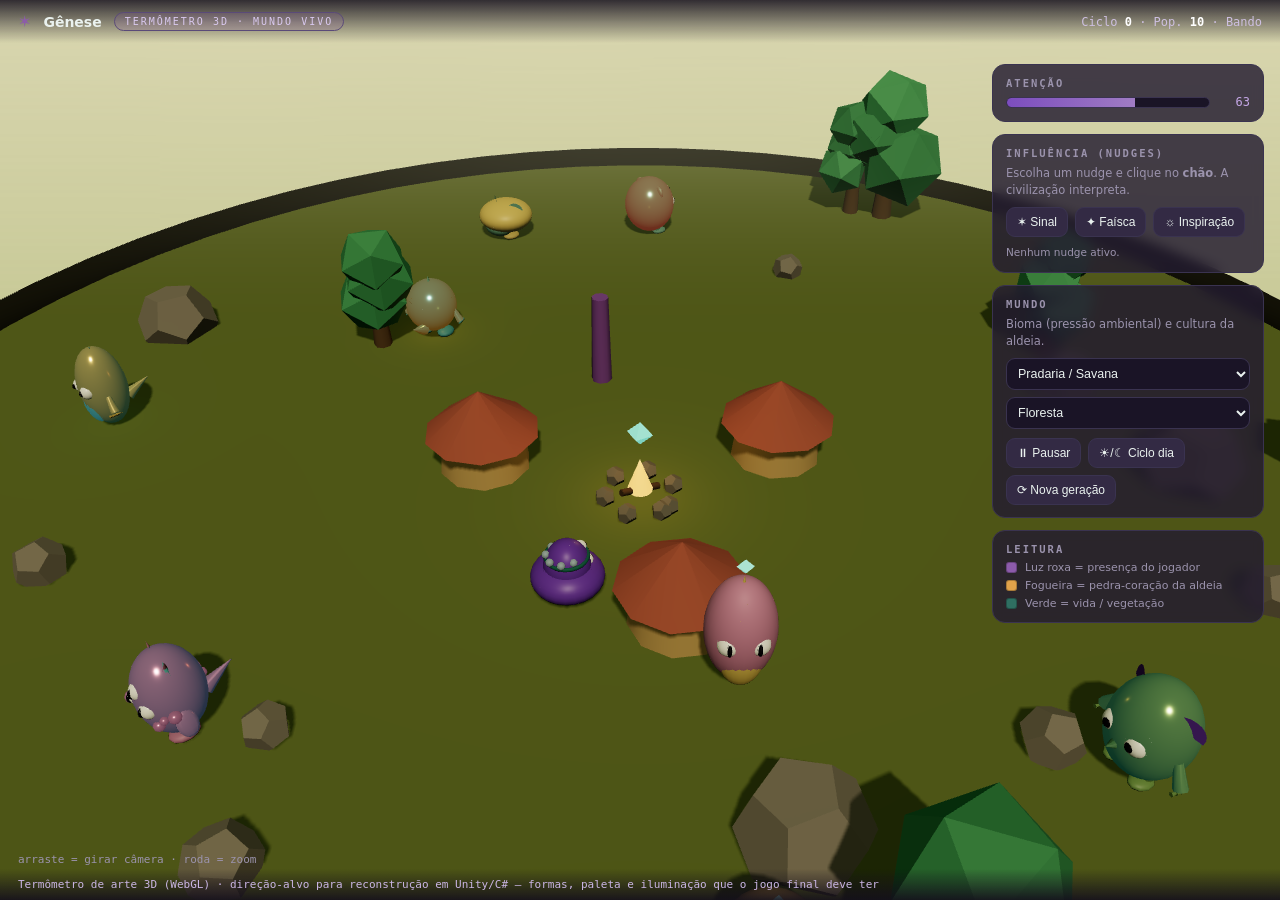
<file: demo3d/index.html>
<!DOCTYPE html>
<html lang="pt-BR">
<head>
<meta charset="utf-8">
<meta name="viewport" content="width=device-width, initial-scale=1">
<title>Gênese — Termômetro 3D (Mundo Vivo)</title>
<link rel="stylesheet" href="./css/styles.css">
</head>
<body>
  <div id="app"></div>
  <div id="loading">carregando o mundo 3D…</div>
  <script>
    /* captura de erro visível (útil ao abrir o arquivo direto) */
    function showErr(m){ var l=document.getElementById('loading'); if(l){l.style.color='#ff8080';l.style.whiteSpace='pre';l.textContent='ERRO:\n'+m;} }
    addEventListener('error',e=>showErr((e.message||e.error)+'\n'+(e.filename||'')+':'+(e.lineno||'')));
  </script>

  <!-- topo -->
  <div class="top">
    <span class="brand">✶</span>
    <h1>Gênese</h1>
    <span class="tag">termômetro 3D · mundo vivo</span>
    <div class="spacer"></div>
    <div class="ciclo">Ciclo <b id="cycle">0</b> · Pop. <b id="pop">10</b> · <span id="stageName">Bando</span></div>
  </div>

  <!-- painel lateral -->
  <div class="hud">
    <div class="card">
      <h3>Atenção</h3>
      <div class="at-wrap"><div class="atbar"><i id="atFill"></i></div><div class="atnum" id="atNum">62</div></div>
    </div>

    <div class="card">
      <h3>Influência (nudges)</h3>
      <p class="lead">Escolha um nudge e clique no <b>chão</b>. A civilização interpreta.</p>
      <div class="row">
        <button class="b" id="bSinal">✶ Sinal</button>
        <button class="b" id="bFaisca">✦ Faísca</button>
        <button class="b" id="bInsp">☼ Inspiração</button>
      </div>
      <div class="hint" id="modeHint">Nenhum nudge ativo.</div>
    </div>

    <div class="card">
      <h3>Mundo</h3>
      <p class="lead">Bioma (pressão ambiental) e cultura da aldeia.</p>
      <select class="sel" id="biomeSel"></select>
      <select class="sel" id="cultSel"></select>
      <div class="row" style="margin-top:9px">
        <button class="b" id="bPlay">⏸ Pausar</button>
        <button class="b" id="bDay">☀/☾ Ciclo dia</button>
        <button class="b" id="bRand">⟳ Nova geração</button>
      </div>
    </div>

    <div class="card">
      <h3>Leitura</h3>
      <div class="legend">
        <div><i style="background:#8C5BAA"></i> Luz roxa = presença do jogador</div>
        <div><i style="background:#E0A24A"></i> Fogueira = pedra-coração da aldeia</div>
        <div><i style="background:#2F6F62"></i> Verde = vida / vegetação</div>
      </div>
    </div>
  </div>

  <div class="controls-hint">arraste = girar câmera · roda = zoom</div>
  <div class="note" id="foot">Termômetro de arte 3D (WebGL) · direção-alvo para reconstrução em Unity/C# — formas, paleta e iluminação que o jogo final deve ter</div>

  <!-- Three.js (UMD, global THREE) -->
  <script src="./vendor/three.min.js"></script>
  <!-- Módulos do termômetro (ordem importa, como no projeto Claude Design) -->
  <script src="./js/00-tokens.js"></script>
  <script src="./js/10-creature.js"></script>
  <script src="./js/20-world.js"></script>
  <script src="./js/30-effects.js"></script>
  <script src="./js/40-sim.js"></script>
  <script src="./js/50-hud.js"></script>
  <script src="./js/90-main.js"></script>
</body>
</html>
</file>
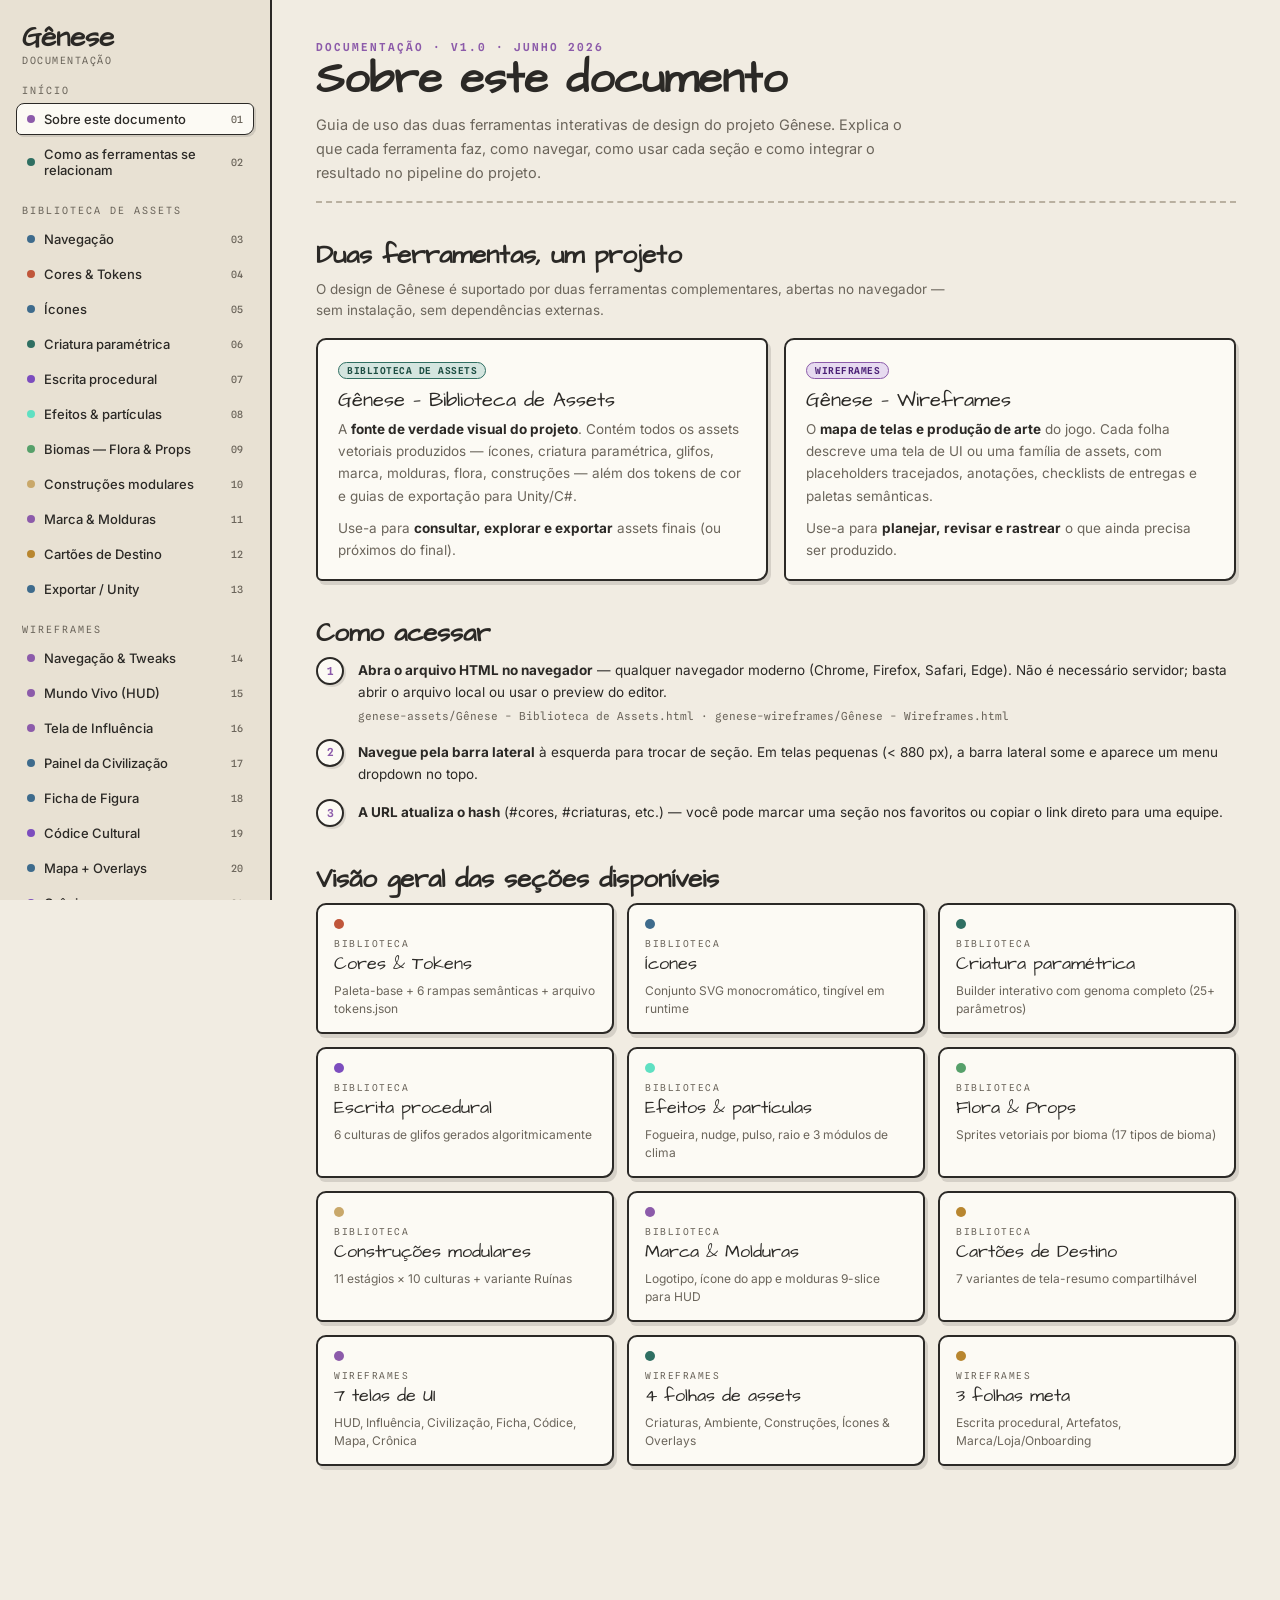
<file: todos_arquivos_claude_design/docs/Documentação das Ferramentas.html>
<!DOCTYPE html>
<html lang="pt-BR">
<head>
<meta charset="UTF-8">
<meta name="viewport" content="width=device-width, initial-scale=1.0">
<title>Gênese — Documentação das Ferramentas</title>
<link rel="preconnect" href="https://fonts.googleapis.com">
<link href="https://fonts.googleapis.com/css2?family=Architects+Daughter&family=Spline+Sans+Mono:wght@400;500;600&family=Inter:wght@400;500;600;700&display=swap" rel="stylesheet">
<style>
:root {
  --paper: #F1ECE2;
  --paper-2: #E8E1D3;
  --card: #FCFAF4;
  --ink: #2B2926;
  --ink-soft: #6B655B;
  --line: #2B2926;
  --line-soft: #B9B0A0;
  --influencia: #8C5BAA;
  --vida: #2F6F62;
  --tensao: #C0563A;
  --recurso: #B8862F;
  --fe: #7C4DBE;
  --info: #3E6B8C;
  --hand: 'Architects Daughter', cursive;
  --ui: 'Inter', system-ui, sans-serif;
  --mono: 'Spline Sans Mono', monospace;
  --radius: 10px 7px 11px 6px;
  --shadow: 3px 4px 0 rgba(43,41,38,.14);
  --rail-w: 272px;
}

* { box-sizing: border-box; }
html, body { margin: 0; padding: 0; }
body {
  font-family: var(--ui);
  color: var(--ink);
  background: var(--paper);
  background-image: radial-gradient(var(--line-soft) .6px, transparent .6px);
  background-size: 22px 22px;
  -webkit-font-smoothing: antialiased;
}

/* ---- Shell ---- */
.app { display: flex; min-height: 100vh; }
.rail {
  width: var(--rail-w); flex: 0 0 var(--rail-w);
  position: sticky; top: 0; align-self: flex-start;
  height: 100vh; overflow-y: auto;
  background: var(--paper-2);
  border-right: 2px solid var(--line);
  padding: 20px 16px 48px;
  scrollbar-width: thin;
}
.rail h1 { font-family: var(--hand); font-size: 28px; line-height: 1; margin: 4px 6px 2px; }
.rail .sub { font-family: var(--mono); font-size: 10px; color: var(--ink-soft); margin: 0 6px 16px; text-transform: uppercase; letter-spacing: 1.5px; }
.grp-label { font-family: var(--mono); font-size: 10px; letter-spacing: 2px; text-transform: uppercase; color: var(--ink-soft); margin: 18px 6px 7px; display: block; }
.nav-item {
  display: flex; align-items: center; gap: 9px; width: 100%; text-align: left;
  background: transparent; border: 1.5px solid transparent; border-radius: 8px 6px 9px 5px;
  padding: 7px 10px; margin-bottom: 3px; cursor: pointer;
  font-family: var(--ui); font-size: 13px; font-weight: 500; color: var(--ink);
}
.nav-item:hover { background: #0000000a; }
.nav-item.active { background: var(--card); border-color: var(--line); box-shadow: 2px 2px 0 rgba(43,41,38,.13); }
.nav-item .dot { width: 8px; height: 8px; border-radius: 50%; flex: 0 0 auto; }
.nav-item .num { font-family: var(--mono); font-size: 10px; color: var(--ink-soft); margin-left: auto; }

.stage { flex: 1 1 auto; min-width: 0; padding: 40px 44px 100px; max-width: 1200px; margin: 0 auto; }

.topbar { display: none; }
@media (max-width: 900px) {
  .app { flex-direction: column; }
  .rail { display: none; }
  .topbar { display: flex; gap: 10px; align-items: center; position: sticky; top: 0; z-index: 30; background: var(--paper-2); border-bottom: 2px solid var(--line); padding: 10px 14px; }
  .topbar .brand { font-family: var(--hand); font-size: 22px; }
  .topbar select { flex: 1; font-size: 14px; padding: 8px 10px; border: 2px solid var(--line); border-radius: 8px; background: var(--card); }
  .stage { padding: 22px 18px 80px; }
}

/* ---- Section ---- */
.sec { animation: fade .2s ease; }
@keyframes fade { from { opacity: 0; transform: translateY(5px); } to { opacity: 1; transform: none; } }

.sec-head { margin-bottom: 28px; border-bottom: 2.5px dashed var(--line-soft); padding-bottom: 16px; }
.sec-head .eyebrow { font-family: var(--mono); font-size: 11px; letter-spacing: 2px; text-transform: uppercase; color: var(--influencia); font-weight: 600; }
.sec-head h2 { font-family: var(--hand); font-size: 44px; line-height: 1.02; margin: 4px 0 10px; }
.sec-head p { margin: 0; max-width: 68ch; color: var(--ink-soft); font-size: 14.5px; line-height: 1.65; }
.sec-head .refs { font-family: var(--mono); font-size: 11px; color: var(--ink-soft); margin-top: 10px; }

/* ---- Blocks ---- */
.block { margin: 34px 0; }
.block > h3 { font-family: var(--hand); font-size: 26px; margin: 0 0 6px; display: flex; align-items: center; gap: 10px; flex-wrap: wrap; }
.block > .desc { margin: 0 0 16px; color: var(--ink-soft); font-size: 13.5px; max-width: 72ch; line-height: 1.6; }

/* ---- Info cards ---- */
.card-grid { display: grid; gap: 16px; }
.c2 { grid-template-columns: repeat(2, 1fr); }
.c3 { grid-template-columns: repeat(3, 1fr); }
@media (max-width: 780px) { .c2, .c3 { grid-template-columns: 1fr; } }

.card {
  border: 2px solid var(--line); border-radius: var(--radius);
  background: var(--card); box-shadow: var(--shadow); padding: 18px 20px; overflow: hidden;
}
.card-title { font-family: var(--hand); font-size: 20px; margin: 0 0 7px; line-height: 1.1; }
.card-body { font-size: 13.5px; line-height: 1.65; color: var(--ink-soft); }
.card-body strong { color: var(--ink); }
.card-body p { margin: 0 0 10px; }
.card-body p:last-child { margin-bottom: 0; }
.card-tag { display: inline-block; font-family: var(--mono); font-size: 9.5px; font-weight: 600; letter-spacing: .5px; text-transform: uppercase; padding: 2px 8px; border-radius: 20px; border: 1.5px solid; margin-bottom: 10px; }
.tag-assets { background: #D4E5DF; border-color: var(--vida); color: #1c4d42; }
.tag-wf { background: #E7DBF0; border-color: var(--influencia); color: #4a2075; }
.tag-ref { background: #D6E2EC; border-color: var(--info); color: #234a63; }

/* ---- Step list ---- */
.steps { list-style: none; padding: 0; margin: 0; display: flex; flex-direction: column; gap: 14px; }
.steps li { display: flex; gap: 14px; align-items: flex-start; font-size: 13.5px; line-height: 1.6; }
.step-num {
  flex: 0 0 auto; width: 28px; height: 28px; border-radius: 50%; border: 2px solid var(--line);
  background: var(--card); font-family: var(--mono); font-size: 11px; font-weight: 600;
  display: grid; place-items: center; color: var(--influencia); box-shadow: 2px 2px 0 rgba(43,41,38,.12);
}
.step-body { padding-top: 3px; }
.step-body strong { color: var(--ink); }
.step-body .sub-note { font-family: var(--mono); font-size: 11px; color: var(--ink-soft); margin-top: 4px; }

/* ---- Feature list (tabela) ---- */
.feat-table { width: 100%; border-collapse: collapse; font-size: 13.5px; }
.feat-table th { font-family: var(--mono); font-size: 10px; letter-spacing: 1.5px; text-transform: uppercase; color: var(--ink-soft); font-weight: 600; text-align: left; padding: 6px 12px; border-bottom: 2px solid var(--line); }
.feat-table td { padding: 11px 12px; border-bottom: 1.5px solid var(--line-soft); vertical-align: top; line-height: 1.5; }
.feat-table tr:last-child td { border-bottom: none; }
.feat-table tr:hover td { background: #0000000a; }
.feat-table td:first-child { font-weight: 600; white-space: nowrap; }
.feat-table .mono { font-family: var(--mono); font-size: 11.5px; color: var(--info); }

/* ---- Annotation ---- */
.annot {
  font-family: var(--hand); font-size: 15.5px; color: var(--ink); line-height: 1.4;
  background: #FFF8D9; border: 1.5px solid #D8C98A; border-radius: 9px 6px 10px 5px;
  padding: 12px 15px; box-shadow: 2px 3px 0 rgba(43,41,38,.1); margin: 14px 0;
}
.annot::before { content: "✎ "; opacity: .6; }
.annot.tip { background: #E7DBF0; border-color: #bfa3d6; }
.annot.tip::before { content: "☞ "; }
.annot.warn { background: #F0D8CF; border-color: #d4936b; }
.annot.warn::before { content: "⚠ "; }

/* ---- Color swatch row ---- */
.palette { display: flex; gap: 0; border: 2px solid var(--line); border-radius: 10px; overflow: hidden; margin: 14px 0; }
.swatch { flex: 1; display: flex; flex-direction: column; }
.swatch-color { height: 54px; }
.swatch-label { padding: 7px 9px; background: var(--card); font-family: var(--mono); font-size: 10px; line-height: 1.35; border-top: 1.5px solid var(--line); }
.swatch-label .nm { font-weight: 600; color: var(--ink); }
.swatch-label .hex { color: var(--ink-soft); }

/* ---- Section list (feature bullets) ---- */
.sec-list { list-style: none; padding: 0; margin: 14px 0; display: flex; flex-direction: column; gap: 10px; }
.sec-list li { display: flex; gap: 10px; align-items: baseline; font-size: 13.5px; line-height: 1.6; }
.sec-list li::before { content: "✦"; font-size: 11px; color: var(--influencia); flex: 0 0 auto; margin-top: 2px; }
.sec-list .label { font-weight: 600; min-width: 180px; }

/* ---- Nav index cards (para visão geral) ---- */
.index-grid { display: grid; grid-template-columns: repeat(3, 1fr); gap: 13px; }
@media (max-width: 860px) { .index-grid { grid-template-columns: repeat(2, 1fr); } }
@media (max-width: 520px) { .index-grid { grid-template-columns: 1fr; } }
.index-card {
  border: 2px solid var(--line); border-radius: var(--radius); background: var(--card);
  box-shadow: var(--shadow); padding: 14px 16px; cursor: default;
  display: flex; flex-direction: column; gap: 5px;
}
.index-card .ic-eyebrow { font-family: var(--mono); font-size: 9.5px; letter-spacing: 1.5px; text-transform: uppercase; color: var(--ink-soft); }
.index-card .ic-title { font-family: var(--hand); font-size: 18px; line-height: 1.1; }
.index-card .ic-desc { font-size: 12px; color: var(--ink-soft); line-height: 1.5; margin-top: 3px; }
.index-card .ic-dot { width: 10px; height: 10px; border-radius: 50%; margin-bottom: 4px; }

/* ---- Controle diagram ---- */
.control-row { display: flex; align-items: stretch; gap: 12px; margin: 16px 0; flex-wrap: wrap; }
.control-box {
  flex: 1 1 180px; border: 2px solid var(--line); border-radius: var(--radius);
  background: var(--card); box-shadow: var(--shadow); padding: 14px 16px;
}
.control-box .cb-label { font-family: var(--mono); font-size: 10px; letter-spacing: 1.5px; text-transform: uppercase; color: var(--ink-soft); margin-bottom: 6px; }
.control-box .cb-name { font-family: var(--hand); font-size: 20px; line-height: 1.1; margin-bottom: 6px; }
.control-box .cb-desc { font-size: 12.5px; color: var(--ink-soft); line-height: 1.5; }

/* ---- Code snippet ---- */
.code-block { background: #231C30; border: 2px solid var(--line); border-radius: 10px; padding: 18px 22px; font-family: var(--mono); font-size: 12.5px; line-height: 1.7; color: #EFE9F4; overflow-x: auto; margin: 14px 0; }
.code-block .k { color: #C9A86A; }
.code-block .s { color: #7FB29E; }
.code-block .c { color: #8C5BAA; }

/* ---- Tweaks preview ---- */
.tw-preview { border: 2px solid var(--line); border-radius: var(--radius); background: var(--card); box-shadow: var(--shadow); max-width: 280px; overflow: hidden; }
.tw-preview .tw-head { display: flex; align-items: center; justify-content: space-between; padding: 9px 13px; border-bottom: 2px solid var(--line); background: var(--paper-2); font-family: var(--hand); font-size: 20px; }
.tw-preview .tw-body { padding: 12px 13px; }
.tw-preview .tw-sec { font-family: var(--mono); font-size: 10px; letter-spacing: 1.5px; text-transform: uppercase; color: var(--ink-soft); margin: 12px 0 6px; }
.tw-preview .tw-seg { display: flex; gap: 5px; }
.tw-preview .tw-seg span { flex: 1; text-align: center; font-size: 11.5px; padding: 6px 4px; border: 1.5px solid var(--line); border-radius: 6px; background: var(--card); font-family: var(--ui); }
.tw-preview .tw-seg span.on { background: var(--influencia); color: #fff; border-color: var(--influencia); }

/* ---- Glossary ---- */
.gloss-row { display: grid; grid-template-columns: 64px 1fr; gap: 10px 20px; align-items: baseline; margin: 10px 0; font-size: 13.5px; line-height: 1.6; }
.gloss-key { font-family: var(--mono); font-size: 12px; font-weight: 600; color: var(--info); padding: 2px 8px; background: #D6E2EC; border: 1.5px solid var(--info); border-radius: 5px; text-align: center; }
.gloss-val strong { color: var(--ink); }
.gloss-val { color: var(--ink-soft); }

/* ---- Footer ---- */
.foot { margin-top: 56px; border-top: 2px dashed var(--line-soft); padding-top: 14px; font-family: var(--mono); font-size: 11px; color: var(--ink-soft); line-height: 1.7; }

/* ---- Divider ---- */
.divider { border: none; border-top: 2px dashed var(--line-soft); margin: 36px 0; }

/* ---- Keyboard shortcut ---- */
.kbd { font-family: var(--mono); font-size: 11px; border: 1.5px solid var(--line); border-radius: 5px; padding: 1px 6px; background: var(--card); box-shadow: 0 2px 0 rgba(43,41,38,.15); }

/* ---- Inline tag ---- */
.tag { font-family: var(--mono); font-size: 10px; font-weight: 600; letter-spacing: .5px; text-transform: uppercase; padding: 2px 7px; border-radius: 20px; border: 1.5px solid; display: inline-block; line-height: 1.4; }
.tag-p0 { background: #F0D8CF; border-color: var(--tensao); color: #7e2f1c; }
.tag-p1 { background: #F0E4C8; border-color: var(--recurso); color: #6e4f12; }
.tag-p2 { background: #E4D8F2; border-color: var(--fe); color: #3d1f6b; }

/* ---- Highlight bar ---- */
.highlight { border-left: 4px solid var(--influencia); padding: 12px 16px; background: #E7DBF020; border-radius: 0 8px 8px 0; margin: 16px 0; font-size: 13.5px; line-height: 1.65; }
.highlight strong { color: var(--ink); }

/* ---- Creature param grid ---- */
.param-grid { display: grid; grid-template-columns: repeat(auto-fill, minmax(160px, 1fr)); gap: 10px; margin: 14px 0; }
.param-item { border: 1.5px solid var(--line-soft); border-radius: 8px; background: var(--card); padding: 10px 12px; font-size: 12.5px; }
.param-item .pname { font-family: var(--mono); font-size: 10px; color: var(--ink-soft); letter-spacing: .5px; text-transform: uppercase; margin-bottom: 3px; }
.param-item .popts { font-size: 12px; color: var(--ink); line-height: 1.4; }

</style>
</head>
<body>

<div class="topbar">
  <span class="brand">Gênese</span>
  <select id="mobileSel" aria-label="Selecionar seção"></select>
</div>

<div class="app">
  <nav class="rail" id="rail"></nav>
  <main class="stage" id="stage"></main>
</div>

<script>
const SECTIONS = [
  /* Visão Geral */
  { id:'intro',       group:'Início',             title:'Sobre este documento',    dot:'#8C5BAA' },
  { id:'relacao',     group:'Início',             title:'Como as ferramentas se relacionam', dot:'#2F6F62' },
  /* Biblioteca */
  { id:'lib-nav',     group:'Biblioteca de Assets', title:'Navegação',             dot:'#3E6B8C' },
  { id:'lib-cores',   group:'Biblioteca de Assets', title:'Cores & Tokens',        dot:'#C0563A' },
  { id:'lib-icones',  group:'Biblioteca de Assets', title:'Ícones',                dot:'#3E6B8C' },
  { id:'lib-criatura',group:'Biblioteca de Assets', title:'Criatura paramétrica',  dot:'#2F6F62' },
  { id:'lib-escrita', group:'Biblioteca de Assets', title:'Escrita procedural',    dot:'#7C4DBE' },
  { id:'lib-efeitos', group:'Biblioteca de Assets', title:'Efeitos & partículas',  dot:'#5FE0C2' },
  { id:'lib-flora',   group:'Biblioteca de Assets', title:'Biomas — Flora & Props',dot:'#56A06A' },
  { id:'lib-bld',     group:'Biblioteca de Assets', title:'Construções modulares', dot:'#C9A86A' },
  { id:'lib-marca',   group:'Biblioteca de Assets', title:'Marca & Molduras',      dot:'#8C5BAA' },
  { id:'lib-destino', group:'Biblioteca de Assets', title:'Cartões de Destino',    dot:'#B8862F' },
  { id:'lib-unity',   group:'Biblioteca de Assets', title:'Exportar / Unity',      dot:'#3E6B8C' },
  /* Wireframes */
  { id:'wf-nav',      group:'Wireframes',         title:'Navegação & Tweaks',      dot:'#8C5BAA' },
  { id:'wf-hud',      group:'Wireframes',         title:'Mundo Vivo (HUD)',        dot:'#8C5BAA' },
  { id:'wf-influencia',group:'Wireframes',        title:'Tela de Influência',      dot:'#8C5BAA' },
  { id:'wf-civ',      group:'Wireframes',         title:'Painel da Civilização',   dot:'#3E6B8C' },
  { id:'wf-ficha',    group:'Wireframes',         title:'Ficha de Figura',         dot:'#3E6B8C' },
  { id:'wf-codice',   group:'Wireframes',         title:'Códice Cultural',         dot:'#7C4DBE' },
  { id:'wf-mapa',     group:'Wireframes',         title:'Mapa + Overlays',         dot:'#3E6B8C' },
  { id:'wf-cronica',  group:'Wireframes',         title:'Crônica',                 dot:'#7C4DBE' },
  { id:'wf-assets',   group:'Wireframes',         title:'Folhas de Assets de Arte',dot:'#2F6F62' },
  { id:'wf-meta',     group:'Wireframes',         title:'Meta, Loja & Onboarding', dot:'#B8862F' },
  /* Referência */
  { id:'glossario',   group:'Referência',         title:'Glossário de siglas',     dot:'#8A8377' },
];

const byId = Object.fromEntries(SECTIONS.map(s => [s.id, s]));

// -------------------------------------------------------
// CONTENT BUILDERS
// -------------------------------------------------------

function buildIntro() {
  return `
  <div class="sec-head">
    <div class="eyebrow">DOCUMENTAÇÃO · v1.0 · Junho 2026</div>
    <h2>Sobre este documento</h2>
    <p>Guia de uso das duas ferramentas interativas de design do projeto Gênese. Explica o que cada ferramenta faz, como navegar, como usar cada seção e como integrar o resultado no pipeline do projeto.</p>
  </div>

  <div class="block">
    <h3>Duas ferramentas, um projeto</h3>
    <p class="desc">O design de Gênese é suportado por duas ferramentas complementares, abertas no navegador — sem instalação, sem dependências externas.</p>
    <div class="card-grid c2">
      <div class="card">
        <span class="card-tag tag-assets">Biblioteca de Assets</span>
        <div class="card-title">Gênese — Biblioteca de Assets</div>
        <div class="card-body">
          <p>A <strong>fonte de verdade visual do projeto</strong>. Contém todos os assets vetoriais produzidos — ícones, criatura paramétrica, glifos, marca, molduras, flora, construções — além dos tokens de cor e guias de exportação para Unity/C#.</p>
          <p>Use-a para <strong>consultar, explorar e exportar</strong> assets finais (ou próximos do final).</p>
        </div>
      </div>
      <div class="card">
        <span class="card-tag tag-wf">Wireframes</span>
        <div class="card-title">Gênese — Wireframes</div>
        <div class="card-body">
          <p>O <strong>mapa de telas e produção de arte</strong> do jogo. Cada folha descreve uma tela de UI ou uma família de assets, com placeholders tracejados, anotações, checklists de entregas e paletas semânticas.</p>
          <p>Use-a para <strong>planejar, revisar e rastrear</strong> o que ainda precisa ser produzido.</p>
        </div>
      </div>
    </div>
  </div>

  <div class="block">
    <h3>Como acessar</h3>
    <ul class="steps">
      <li><span class="step-num">1</span><div class="step-body"><strong>Abra o arquivo HTML no navegador</strong> — qualquer navegador moderno (Chrome, Firefox, Safari, Edge). Não é necessário servidor; basta abrir o arquivo local ou usar o preview do editor.<div class="sub-note">genese-assets/Gênese - Biblioteca de Assets.html · genese-wireframes/Gênese - Wireframes.html</div></div></li>
      <li><span class="step-num">2</span><div class="step-body"><strong>Navegue pela barra lateral</strong> à esquerda para trocar de seção. Em telas pequenas (&lt; 880 px), a barra lateral some e aparece um menu dropdown no topo.</div></li>
      <li><span class="step-num">3</span><div class="step-body"><strong>A URL atualiza o hash</strong> (#cores, #criaturas, etc.) — você pode marcar uma seção nos favoritos ou copiar o link direto para uma equipe.</div></li>
    </ul>
  </div>

  <div class="block">
    <h3>Visão geral das seções disponíveis</h3>
    <div class="index-grid">
      ${[
        { dot:'#C0563A', label:'Biblioteca', name:'Cores & Tokens', desc:'Paleta-base + 6 rampas semânticas + arquivo tokens.json' },
        { dot:'#3E6B8C', label:'Biblioteca', name:'Ícones', desc:'Conjunto SVG monocromático, tingível em runtime' },
        { dot:'#2F6F62', label:'Biblioteca', name:'Criatura paramétrica', desc:'Builder interativo com genoma completo (25+ parâmetros)' },
        { dot:'#7C4DBE', label:'Biblioteca', name:'Escrita procedural', desc:'6 culturas de glifos gerados algoritmicamente' },
        { dot:'#5FE0C2', label:'Biblioteca', name:'Efeitos & partículas', desc:'Fogueira, nudge, pulso, raio e 3 módulos de clima' },
        { dot:'#56A06A', label:'Biblioteca', name:'Flora & Props', desc:'Sprites vetoriais por bioma (17 tipos de bioma)' },
        { dot:'#C9A86A', label:'Biblioteca', name:'Construções modulares', desc:'11 estágios × 10 culturas + variante Ruínas' },
        { dot:'#8C5BAA', label:'Biblioteca', name:'Marca & Molduras', desc:'Logotipo, ícone do app e molduras 9-slice para HUD' },
        { dot:'#B8862F', label:'Biblioteca', name:'Cartões de Destino', desc:'7 variantes de tela-resumo compartilhável' },
        { dot:'#8C5BAA', label:'Wireframes', name:'7 telas de UI', desc:'HUD, Influência, Civilização, Ficha, Códice, Mapa, Crônica' },
        { dot:'#2F6F62', label:'Wireframes', name:'4 folhas de assets', desc:'Criaturas, Ambiente, Construções, Ícones & Overlays' },
        { dot:'#B8862F', label:'Wireframes', name:'3 folhas meta', desc:'Escrita procedural, Artefatos, Marca/Loja/Onboarding' },
      ].map(c => `<div class="index-card">
        <div class="ic-dot" style="background:${c.dot}"></div>
        <div class="ic-eyebrow">${c.label}</div>
        <div class="ic-title">${c.name}</div>
        <div class="ic-desc">${c.desc}</div>
      </div>`).join('')}
    </div>
  </div>`;
}

function buildRelacao() {
  return `
  <div class="sec-head">
    <div class="eyebrow">VISÃO GERAL</div>
    <h2>Como as ferramentas se relacionam</h2>
    <p>As duas ferramentas têm propósitos distintos mas complementares — a Biblioteca entrega assets finais, os Wireframes entregam o mapa de produção e as especificações de UX.</p>
  </div>

  <div class="block">
    <h3>Fluxo de referência</h3>
    <div class="highlight">
      <strong>Regra geral:</strong> os Wireframes definem <em>o que</em> precisa ser produzido e <em>como</em> deve funcionar. A Biblioteca entrega <em>o ativo pronto</em>. Ambas apontam para os mesmos documentos-fonte (GDD, AA, DV).
    </div>
    <ul class="steps">
      <li><span class="step-num">①</span><div class="step-body"><strong>GDD + AA + DV</strong> são os documentos de design de origem — tudo nas ferramentas deriva deles.<div class="sub-note">Ver glossário de siglas ao final deste documento.</div></div></li>
      <li><span class="step-num">②</span><div class="step-body"><strong>Wireframes</strong> traduzem esses documentos em mockups de tela e folhas de produção de arte, com checklists de entrega e prioridades (P0 / P1 / P2).</div></li>
      <li><span class="step-num">③</span><div class="step-body"><strong>Biblioteca de Assets</strong> entrega os vetores prontos conforme as famílias são concluídas. Quando um asset do checklist dos Wireframes estiver na Biblioteca, está pronto para exportação.</div></li>
      <li><span class="step-num">④</span><div class="step-body"><strong>Unity / C#</strong> consome os SVGs exportados da Biblioteca e os tokens de cor do arquivo <span class="code-block" style="display:inline;padding:2px 7px;font-size:11px">tokens.json</span>.</div></li>
    </ul>
  </div>

  <div class="block">
    <h3>Onde cada informação mora</h3>
    <table class="feat-table">
      <thead><tr><th>Necessidade</th><th>Ferramenta</th><th>Seção</th></tr></thead>
      <tbody>
        <tr><td>Paleta de cores exata</td><td>Biblioteca</td><td>Cores & Tokens</td></tr>
        <tr><td>Tokens para Unity (.json)</td><td>Biblioteca</td><td>Cores & Tokens → exportar tokens.json</td></tr>
        <tr><td>SVGs de ícones prontos</td><td>Biblioteca</td><td>Ícones → Exportar / Unity</td></tr>
        <tr><td>Quais ícones existem e o que significam</td><td>Wireframes</td><td>Ícones & Overlays</td></tr>
        <tr><td>Explorar variações da criatura</td><td>Biblioteca</td><td>Criatura paramétrica (builder interativo)</td></tr>
        <tr><td>Checklist de animações da criatura</td><td>Wireframes</td><td>Criaturas → 2.2 Estados de animação</td></tr>
        <tr><td>Paleta de um bioma específico</td><td>Biblioteca</td><td>Biomas — Flora & Props</td></tr>
        <tr><td>Quais biomas precisam de tileset</td><td>Wireframes</td><td>Ambiente & Biomas</td></tr>
        <tr><td>Mockup de uma tela de UI</td><td>Wireframes</td><td>Grupo "Telas (UI)"</td></tr>
        <tr><td>Molduras prontas para o HUD</td><td>Biblioteca</td><td>Marca & Molduras → Molduras de HUD</td></tr>
        <tr><td>Layout dos Cartões de Destino</td><td>Ambas</td><td>Biblioteca: Cartões de Destino · Wireframes: Artefatos Compartilháveis</td></tr>
      </tbody>
    </table>
  </div>

  <div class="annot tip">Os Tweaks dos Wireframes (posição da barra, densidade, tom do papel) são preferências de visualização — não afetam os assets. Persiste entre sessões via localStorage.</div>`;
}

/* ====================== BIBLIOTECA ====================== */

function buildLibNav() {
  return `
  <div class="sec-head">
    <div class="eyebrow">BIBLIOTECA DE ASSETS · Navegação</div>
    <h2>Navegação</h2>
    <p>A Biblioteca é uma single-page application com barra lateral fixa à esquerda e conteúdo à direita. A seção ativa muda o hash da URL, permitindo links diretos.</p>
  </div>

  <div class="block">
    <h3>Estrutura da barra lateral</h3>
    <p class="desc">A navegação está dividida em grupos temáticos. Cada item tem um ponto colorido que identifica a família de asset.</p>
    <table class="feat-table">
      <thead><tr><th>Grupo</th><th>Seções</th></tr></thead>
      <tbody>
        <tr><td>Início</td><td>Visão geral — panorama do que a biblioteca entrega</td></tr>
        <tr><td>Fundamentos</td><td>Cores & Tokens · Ícones</td></tr>
        <tr><td>Núcleo visual</td><td>Criatura paramétrica · Escrita procedural · Efeitos & partículas</td></tr>
        <tr><td>Mundo (vetor)</td><td>Biomas — Flora & Props · Construções modulares</td></tr>
        <tr><td>Identidade</td><td>Marca & Molduras · Cartões de Destino</td></tr>
        <tr><td>Direção (pintado)</td><td>Biomas & Construções — mapa de direção para o ilustrador</td></tr>
        <tr><td>Integração</td><td>Exportar / Unity — notas de pipeline e código C#</td></tr>
      </tbody>
    </table>
  </div>

  <div class="block">
    <h3>Responsividade</h3>
    <p class="desc">Em telas abaixo de 880 px de largura, a barra lateral é substituída por um menu dropdown fixo no topo. O conteúdo é idêntico.</p>
  </div>

  <div class="annot">A seção <strong>Visão geral</strong> (primeira da lista) é o melhor ponto de partida para quem acessa a Biblioteca pela primeira vez — ela resume o que existe e o que ainda está na direção de arte.</div>`;
}

function buildLibCores() {
  return `
  <div class="sec-head">
    <div class="eyebrow">BIBLIOTECA · Cores & Tokens</div>
    <h2>Cores & Tokens</h2>
    <p>A seção de cores é o ponto de entrada para qualquer produção de arte do projeto. Define dois níveis: a paleta-base de identidade e as rampas semânticas que carregam significado de dado.</p>
    <div class="refs">Arquivo exportável: <strong>tokens.json</strong></div>
  </div>

  <div class="block">
    <h3>Paleta-base (5 cores de identidade)</h3>
    <p class="desc">Cada cor tem um nome semântico que expressa seu papel no mundo do jogo — não é só estética, é vocabulário.</p>
    <div class="palette">
      ${[
        { hex:'#1F2933', nm:'Fundo / vazio', use:'Calma, espaço' },
        { hex:'#2F6F62', nm:'Vida', use:'Vegetação, biológico' },
        { hex:'#8C5BAA', nm:'Influência', use:'Presença do jogador' },
        { hex:'#C0563A', nm:'Tensão', use:'Conflito, perigo' },
        { hex:'#EAF2EF', nm:'UI claro', use:'Painéis e texto' },
      ].map(s => `<div class="swatch"><div class="swatch-color" style="background:${s.hex}"></div><div class="swatch-label"><div class="nm">${s.nm}</div><div class="hex">${s.hex}</div><div class="hex">${s.use}</div></div></div>`).join('')}
    </div>
  </div>

  <div class="block">
    <h3>Rampas semânticas (6 escalas de dado)</h3>
    <p class="desc">Escalas cromáticas de baixo para alto, usadas para colorir sobreposições, barras de estatísticas e heatmaps. <strong>Nunca misture rampas diferentes para a mesma estatística</strong> — a cor precisa ser consistente para que o jogador "aprenda a ler" o mundo.</p>
    <table class="feat-table">
      <thead><tr><th>Rampa</th><th>Âncoras (baixo → alto)</th><th>Uso</th></tr></thead>
      <tbody>
        <tr><td>Agressividade</td><td class="mono">#7E8CA0 → #8E2D17</td><td>Criaturas, overlays, ícones de conflito</td></tr>
        <tr><td>Vitalidade / Saúde</td><td class="mono">#C7CDC8 → #16463C</td><td>Barra de saúde, bioma de pradaria</td></tr>
        <tr><td>Recursos</td><td class="mono">#8A7C5E → #F2E2A6</td><td>Comida, material, riqueza</td></tr>
        <tr><td>Fé / Religiosidade</td><td class="mono">#9A93A8 → #5E2E9E</td><td>Estruturas religiosas, ornamentos</td></tr>
        <tr><td>Densidade populacional</td><td class="mono">#CFE0D8 → #16463C</td><td>Overlay de população no mapa</td></tr>
        <tr><td>Divergência linguística</td><td class="mono">#3E6B8C → #C0563A</td><td>Overlay de idioma no mapa</td></tr>
      </tbody>
    </table>
    <div class="annot">As rampas são as mesmas que aparecem nos overlays do Mapa nos Wireframes. Ao colorir um ícone ou barra, sempre consulte a rampa correspondente para manter consistência.</div>
  </div>

  <div class="block">
    <h3>Exportar para Unity: tokens.json</h3>
    <p class="desc">O arquivo <strong>tokens.json</strong> (pasta <span class="mono" style="font-family:var(--mono);font-size:11.5px;color:var(--info)">genese-assets/</span>) contém todas as cores no formato RGB pronto para importação. Ele pode ser lido como uma paleta de constantes em C#.</p>
    <div class="code-block"><span class="k">using</span> UnityEngine;

<span class="k">public static class</span> GenesePalette {
  <span class="k">public static readonly</span> Color Influencia = <span class="k">new</span> Color32(<span class="c">0x8C</span>,<span class="c">0x5B</span>,<span class="c">0xAA</span>,<span class="c">0xFF</span>);
  <span class="k">public static readonly</span> Color Vida       = <span class="k">new</span> Color32(<span class="c">0x2F</span>,<span class="c">0x6F</span>,<span class="c">0x62</span>,<span class="c">0xFF</span>);
  <span class="k">public static readonly</span> Color Tensao     = <span class="k">new</span> Color32(<span class="c">0xC0</span>,<span class="c">0x56</span>,<span class="c">0x3A</span>,<span class="c">0xFF</span>);
}</div>
  </div>`;
}

function buildLibIcones() {
  return `
  <div class="sec-head">
    <div class="eyebrow">BIBLIOTECA · Ícones</div>
    <h2>Ícones</h2>
    <p>Conjunto de ícones monocromáticos (stroke = currentColor), desenhados num viewBox de 24×24 px com traço arredondado. São tingíveis em runtime — uma única cópia do arquivo, várias cores.</p>
    <div class="refs">Arquivo-fonte: <strong>icons.js</strong> · Exportados: <strong>svg/icons/*.svg</strong></div>
  </div>

  <div class="block">
    <h3>Famílias de ícones disponíveis</h3>
    <table class="feat-table">
      <thead><tr><th>Família</th><th>O que inclui</th><th>Uso no jogo</th></tr></thead>
      <tbody>
        <tr><td>Recursos</td><td>Comida, água, material, luxo</td><td>HUD e painéis de recurso</td></tr>
        <tr><td>Nudges (intervenção)</td><td>Sinal, proteção, faísca, semente, inspiração</td><td>Tela de Influência</td></tr>
        <tr><td>Barra de ferramentas</td><td>Observar, ambiente, gráficos, povo, códice, contextual</td><td>Barra de ferramentas do HUD</td></tr>
        <tr><td>Macro-estatísticas</td><td>Agressividade, expansionismo, coesão, inovação…</td><td>Painel da Civilização</td></tr>
        <tr><td>Eventos & emoções</td><td>Alerta, marco, conflito, crise, moral, presságio, colapso</td><td>Linha do tempo / notificações</td></tr>
        <tr><td>Cursores</td><td>Cursor de observação, ação, Figura</td><td>Interação no mundo vivo</td></tr>
      </tbody>
    </table>
  </div>

  <div class="block">
    <h3>Como usar na Biblioteca</h3>
    <ul class="steps">
      <li><span class="step-num">1</span><div class="step-body"><strong>Navegue até "Ícones"</strong> na barra lateral. Cada família aparece como um bloco com os ícones em grade.</div></li>
      <li><span class="step-num">2</span><div class="step-body"><strong>Passe o mouse</strong> sobre um ícone para ver o nome do arquivo <span class="mono" style="font-family:var(--mono);font-size:11px;color:var(--info)">.svg</span> correspondente.</div></li>
      <li><span class="step-num">3</span><div class="step-body"><strong>Para exportar</strong>, vá até a seção "Exportar / Unity" e use os botões de download — os arquivos são gerados e baixados como <span class="mono" style="font-family:var(--mono);font-size:11px;color:var(--info)">svg/icons/</span>.</div></li>
    </ul>
  </div>

  <div class="block">
    <h3>Como integrar no Unity</h3>
    <ul class="steps">
      <li><span class="step-num">1</span><div class="step-body">Importe o pacote <strong>com.unity.vectorgraphics</strong> no Package Manager.</div></li>
      <li><span class="step-num">2</span><div class="step-body">Arraste os <span class="mono" style="font-family:var(--mono);font-size:11px;color:var(--info)">.svg</span> para a pasta <span class="mono" style="font-family:var(--mono);font-size:11px;color:var(--info)">Assets/Icons/</span>.</div></li>
      <li><span class="step-num">3</span><div class="step-body">Tinte em runtime via <span class="mono" style="font-family:var(--mono);font-size:11px;color:var(--info)">SpriteRenderer.color</span> — os SVGs usam <span class="mono" style="font-family:var(--mono);font-size:11px;color:var(--info)">currentColor</span>, então uma única cópia do asset funciona em qualquer cor.</div></li>
    </ul>
  </div>
  <div class="annot warn">Nunca duplicate um SVG de ícone para obter uma cor diferente — use a propriedade de cor do SpriteRenderer. Isso mantém o pacote de assets enxuto e facilita mudanças de paleta globais.</div>`;
}

function buildLibCriatura() {
  return `
  <div class="sec-head">
    <div class="eyebrow">BIBLIOTECA · Criatura paramétrica</div>
    <h2>Criatura paramétrica</h2>
    <p>O sistema de criatura é o mais complexo da Biblioteca — e o mais central para o jogo. Um builder interativo permite explorar o genoma visual completo em tempo real, sem código.</p>
    <div class="refs">Arquivo-fonte: <strong>creature.js</strong> — função <strong>CR.build(opts) → SVG</strong></div>
  </div>

  <div class="block">
    <h3>Como usar o builder interativo</h3>
    <ul class="steps">
      <li><span class="step-num">1</span><div class="step-body"><strong>Navegue até "Criatura paramétrica"</strong>. O preview da criatura fica à esquerda; os controles, à direita em coluna.</div></li>
      <li><span class="step-num">2</span><div class="step-body"><strong>Clique em qualquer opção</strong> de um controle segmentado para alterar aquele traço instantaneamente. A criatura redesenha em tempo real.</div></li>
      <li><span class="step-num">3</span><div class="step-body"><strong>Use "Aleatório"</strong> para gerar combinações inesperadas. O número de genoma (#seed) é exibido — anote-o se quiser reproduzir aquela criatura depois.</div></li>
      <li><span class="step-num">4</span><div class="step-body"><strong>Use "Reset"</strong> para voltar ao estado padrão (a forma-mãe base).</div></li>
      <li><span class="step-num">5</span><div class="step-body">Role para baixo para ver os <strong>Estados de animação</strong> (a mesma criatura em 4 poses) e as <strong>Variações de silhueta</strong> (5 ramos de especiação).</div></li>
    </ul>
  </div>

  <div class="block">
    <h3>Parâmetros do genoma (25+ controles)</h3>
    <div class="param-grid">
      ${[
        { n:'Forma', o:'Ovo · Redonda · Alta · Baixa · Pera · Feijão · Gota' },
        { n:'Textura', o:'Nenhuma · Ventre · Pintas · Listras · Escamas · Penas · Musgo…' },
        { n:'Olhos', o:'2 normais · Grandes · Ciclope · 3 olhos · Sem olhos · Compostos…' },
        { n:'Pupila', o:'Redonda · Vertical · Horizontal · Estrela · Nenhuma' },
        { n:'Boca', o:'Simples · Bico · Presas · Tromba · Ventosa · Lábios · Nenhuma' },
        { n:'Focinho', o:'Nenhum · Alongado · Achatado · Chifre' },
        { n:'Bochechas', o:'Nenhuma · Papo · Barbilhões · Papada' },
        { n:'Orelhas', o:'Nenhuma · Pontudas · Arred. · Caídas · Penacho · Leque…' },
        { n:'Pescoço', o:'Nenhum · Curto · Longo' },
        { n:'Cauda', o:'Nenhuma · Curta · Longa · Espiral · Tufo · Ferrão · Bífida…' },
        { n:'Pernas', o:'Nenhuma · Curtas · Altas · Para trás · Palmadas' },
        { n:'Braços', o:'Nenhum · Garras · Nadadeiras · Tentáculos · Asas · 2º par…' },
        { n:'Antenas / Crista', o:'Nenhuma · Par · Única · Chifres · Crista óssea · Crina…' },
        { n:'Acabamento', o:'Fosco · Acetinado · Metálico · Iridescente · Perolado · Espelhado' },
        { n:'Transparência', o:'Sólido · Translúcido · Cristalino · Fantasmal' },
        { n:'Emissão de luz', o:'Nenhuma · Veias · Corpo · Olhos · Rastro' },
        { n:'Assimetria', o:'Nenhuma · Olho · Cicatriz · Queimadura' },
        { n:'Temperamento', o:'Neutro · Curioso · Tímido · Agressivo · Preguiçoso…' },
        { n:'Ornamento (cultura)', o:'Nenhum · Faixa · Pintura facial · Escarificação · Piercing…' },
        { n:'Cor base', o:'10 cores selecionáveis (paleta da rampas)' },
        { n:'Cor secundária', o:'10 cores, misturada com a base' },
        { n:'Mistura de cor', o:'Nenhuma · Degradê · Bicolor · Ventre 2ª · Dorsal · Manchas' },
        { n:'Cor de sinal', o:'5 cores (paleta de tensão, vida, fé, info, recurso)' },
        { n:'Aura de sinal', o:'Ligado / desligado — halo ao redor do corpo' },
        { n:'Tamanho', o:'Pequeno (0.82×) · Médio (1×) · Grande (1.18×)' },
      ].map(p => `<div class="param-item"><div class="pname">${p.n}</div><div class="popts">${p.o}</div></div>`).join('')}
    </div>
  </div>

  <div class="block">
    <h3>Estados de animação (abaixo do builder)</h3>
    <p class="desc">A mesma criatura configurada no builder é renderizada em 4 poses de animação P0, lado a lado.</p>
    <table class="feat-table">
      <thead><tr><th>Estado</th><th>Descrição</th><th>Prioridade</th></tr></thead>
      <tbody>
        <tr><td>Ocioso (idle)</td><td>Postura de repouso, respiração suave</td><td><span class="tag tag-p0">P0</span></td></tr>
        <tr><td>Locomoção</td><td>Passo lento, balanço do corpo</td><td><span class="tag tag-p0">P0</span></td></tr>
        <tr><td>Forragear</td><td>Inclinação para frente, coleta de recurso</td><td><span class="tag tag-p0">P0</span></td></tr>
        <tr><td>Alerta</td><td>Tensão, postura defensiva</td><td><span class="tag tag-p0">P0</span></td></tr>
      </tbody>
    </table>
  </div>

  <div class="block">
    <h3>Variações de silhueta (especiação)</h3>
    <p class="desc">Abaixo dos estados de animação, aparecem 5 ramos de especiação — variações da forma-mãe que ilustram como a criatura divergiria em condições ambientais distintas (clima frio, árido, aquático, etc.). São a base visual para o sistema de espécies do GDD §3.2.</p>
  </div>

  <div class="block">
    <h3>Usar o sistema em C# (Unity)</h3>
    <p class="desc">A função <span class="mono" style="font-family:var(--mono);font-size:11.5px;color:var(--info)">CR.build(opts)</span> recebe um objeto de parâmetros e retorna um SVG string. Em C#, o princípio equivale a montar SpriteRenderers em camadas (corpo, padrão, olhos, ornamento) conforme o genoma de cada indivíduo.</p>
    <div class="annot tip">O mesmo parâmetro de genoma que gera a imagem na Biblioteca é o que o jogo persiste por indivíduo no save. Isso garante que a criatura visual seja determinística — o mesmo genoma sempre produz a mesma aparência.</div>
  </div>`;
}

function buildLibEscrita() {
  return `
  <div class="sec-head">
    <div class="eyebrow">BIBLIOTECA · Escrita procedural</div>
    <h2>Escrita procedural</h2>
    <p>Cada civilização inventa um sistema de escrita visual próprio — ilegível no início, "traduzível" conforme o jogador aprende a cultura. Os glifos são gerados algoritmicamente a partir de 6 estilos distintos.</p>
    <div class="refs">Arquivo-fonte: <strong>meta-assets.js</strong> — funções <strong>glyphSVG(style, seed)</strong> e <strong>word(style, seed, n)</strong></div>
  </div>

  <div class="block">
    <h3>Os 6 estilos de escrita</h3>
    <table class="feat-table">
      <thead><tr><th>Cultura</th><th>Estilo visual</th><th>Sensação</th></tr></thead>
      <tbody>
        <tr><td>A — Angular</td><td>Traços retos entre nós de uma grade 3×3</td><td>Rígida, gravada em pedra ou metal</td></tr>
        <tr><td>B — Orgânica</td><td>Curvas Bézier contínuas entre os mesmos nós</td><td>Fluida, pintada com pincel</td></tr>
        <tr><td>C — Radial</td><td>Traços irradiam de um centro; arcos entre pontos</td><td>Ritual, solar, cósmica</td></tr>
        <tr><td>D — Rúnica</td><td>Haste vertical com 2–4 ramos diagonais</td><td>Entalhada em madeira ou osso</td></tr>
        <tr><td>E — Cuneiforme</td><td>Cunhas (triângulos) em 4 orientações</td><td>Impressa em barro, contabilidade</td></tr>
        <tr><td>F — Espiral</td><td>Voluta que se abre + traço de saída</td><td>Astronômica, cíclica</td></tr>
      </tbody>
    </table>
  </div>

  <div class="block">
    <h3>Como a geração funciona</h3>
    <ul class="steps">
      <li><span class="step-num">1</span><div class="step-body"><strong>Semente (seed) determinística:</strong> o mesmo número sempre gera o mesmo glifo. A seed deriva do nome ou idioma da civilização — sem aleatoriedade vazia.</div></li>
      <li><span class="step-num">2</span><div class="step-body"><strong>Grade de 9 nós (3×3):</strong> os traços conectam ou partem desses nós segundo regras que diferem por estilo.</div></li>
      <li><span class="step-num">3</span><div class="step-body"><strong>Palavras:</strong> a função <span class="mono" style="font-family:var(--mono);font-size:11.5px;color:var(--info)">word(style, seed, n)</span> fileira N glifos do mesmo estilo para simular texto.</div></li>
    </ul>
    <div class="annot">Na Biblioteca, cada cultura exibe uma fileira de 8 glifos distintos + uma "palavra" de 5 glifos. Isso dá a sensação de um sistema de escrita completo, mesmo sendo procedural.</div>
  </div>

  <div class="block">
    <h3>Onde a escrita aparece no jogo</h3>
    <ul class="sec-list">
      <li><span class="label">Construções</span> Inscrições nas paredes de templos, armazéns e monumentos</li>
      <li><span class="label">Artefatos</span> Tábuas, pinturas rupestres, estandartes</li>
      <li><span class="label">Crônica</span> O nome próprio da civilização é escrito no idioma emergente</li>
      <li><span class="label">Ficha de Indivíduo</span> O nome da criatura usa os glifos da cultura dela</li>
    </ul>
  </div>`;
}

function buildLibEfeitos() {
  return `
  <div class="sec-head">
    <div class="eyebrow">BIBLIOTECA · Efeitos & partículas</div>
    <h2>Efeitos & partículas</h2>
    <p>Elementos visuais animados — o que "vive" na tela além das criaturas e construções. Todos são SVGs com gradientes e formas geométricas, recoloríveis pelos tokens da paleta.</p>
    <div class="refs">Arquivo-fonte: <strong>meta-assets.js</strong> (seção de efeitos)</div>
  </div>

  <div class="block">
    <h3>Catálogo de efeitos</h3>
    <table class="feat-table">
      <thead><tr><th>Efeito</th><th>Função no jogo</th><th>API</th></tr></thead>
      <tbody>
        <tr><td>Pedra-coração</td><td>Núcleo luminoso da aldeia (fogueira / cristal central). O ponto de vida visível da civilização.</td><td class="mono">heartstone(color)</td></tr>
        <tr><td>Ondulação de nudge</td><td>Feedback visual do toque do jogador no mundo. Ondas concêntricas irradiam do ponto de contato.</td><td class="mono">nudgeRipple(color)</td></tr>
        <tr><td>Pulso de sinal</td><td>Emoção ou estado irradiando de uma criatura. Halo pulsante na cor da rampa de sinal.</td><td class="mono">signalPulse(color)</td></tr>
        <tr><td>Raio do observador</td><td>A influência divina descendo do céu. Cone de luz dourada que sinaliza onde o jogador focou.</td><td class="mono">lightBeam(color)</td></tr>
        <tr><td>Clima — Chuva</td><td>Partícula de chuva para biomas úmidos ou eventos climáticos.</td><td class="mono">weather('rain')</td></tr>
        <tr><td>Clima — Neve</td><td>Partícula de neve para bioma de tundra ou inverno.</td><td class="mono">weather('snow')</td></tr>
        <tr><td>Clima — Brasas</td><td>Faíscas para bioma vulcânico ou incêndio.</td><td class="mono">weather('ember')</td></tr>
      </tbody>
    </table>
  </div>

  <div class="block">
    <h3>Como animar no Unity</h3>
    <p class="desc">Os SVGs são frames estáticos — a animação é feita por escala e opacidade em runtime:</p>
    <ul class="sec-list">
      <li><span class="label">Ondulação / pulso</span> Scale de 0.8 → 1.2 com ease-out, opacity de 1 → 0. Loop.</li>
      <li><span class="label">Raio do observador</span> Opacity 0 → 0.8 → 0 ao longo de 0.6 s. Uma instância por foco.</li>
      <li><span class="label">Pedra-coração</span> Scale oscila suavemente (0.95 → 1.05) em loop lento (2 s).</li>
      <li><span class="label">Clima</span> Partículas instanciadas em posições aleatórias, movem-se em direção fixa, destruídas ao sair da tela.</li>
    </ul>
  </div>`;
}

function buildLibFlora() {
  return `
  <div class="sec-head">
    <div class="eyebrow">BIBLIOTECA · Biomas — Flora & Props</div>
    <h2>Biomas — Flora & Props</h2>
    <p>Sprites vetoriais isolados de flora e elementos naturais (árvores, rochas, cristais, plantas, fungos) no mesmo estilo de contorno das criaturas. Cada bioma é uma seleção de props sobre uma paleta própria.</p>
    <div class="refs">Arquivo-fonte: <strong>biomes.js</strong> · funções <strong>propSVG(key, palette)</strong> e <strong>scene(biomeKey)</strong></div>
  </div>

  <div class="block">
    <h3>O que está disponível</h3>
    <ul class="sec-list">
      <li><span class="label">Catálogo de props</span> Todos os sprites isolados, exibidos com a paleta neutra. Passe o mouse para ver o nome do prop.</li>
      <li><span class="label">Cenas por bioma</span> Preview de produção: os mesmos props compostos na paleta de cada bioma — mostra como o ambiente "vai parecer" in-game.</li>
    </ul>
  </div>

  <div class="block">
    <h3>Biomas disponíveis</h3>
    <p class="desc">17 biomas no total: 8 naturais + variantes fantásticas. Cada um tem uma paleta definida com até 5 cores (folhagem primária, folhagem secundária, rocha, acento, chão) e uma lista de props atribuídos.</p>
    <table class="feat-table">
      <thead><tr><th>Categoria</th><th>Biomas</th></tr></thead>
      <tbody>
        <tr><td>Naturais P0</td><td>Pradaria / Savana · Floresta · Água</td></tr>
        <tr><td>Naturais P1</td><td>Deserto · Tundra / Gelo · Montanha · Pântano · Vulcânico · Costa</td></tr>
        <tr><td>Fantásticos</td><td>Floresta de cristais · Cerrado místico · Abissal · Tundra etérea · Floresta sombria · Cogumelos · Areia dourada · Bosque arco-íris</td></tr>
      </tbody>
    </table>
    <div class="annot tip">As variações sazonais de cada bioma são feitas recolorindo a paleta — a mesma cena com os props idênticos, mas com cores de outono, inverno ou primavera. Nenhum sprite novo precisa ser desenhado.</div>
  </div>

  <div class="block">
    <h3>Princípio de recoloração</h3>
    <p class="desc">Todos os props usam a paleta como parâmetro — <span class="mono" style="font-family:var(--mono);font-size:11.5px;color:var(--info)">propSVG(key, palette)</span>. Isso significa que uma única definição de árvore pode aparecer verde (floresta), amarelada (savana seca) ou roxa (floresta fantástica) sem duplicação de asset.</p>
  </div>`;
}

function buildLibBld() {
  return `
  <div class="sec-head">
    <div class="eyebrow">BIBLIOTECA · Construções modulares</div>
    <h2>Construções modulares</h2>
    <p>Estruturas vetoriais por estágio sociopolítico — da caverna pré-histórica ao galpão industrial. A mesma peça muda de aparência só pela paleta cultural, sem redesenho.</p>
    <div class="refs">Arquivo-fonte: <strong>buildings.js</strong> + <strong>buildings-extra2 a 5.js</strong></div>
  </div>

  <div class="block">
    <h3>Os 11 estágios de evolução</h3>
    <table class="feat-table">
      <thead><tr><th>Estágio</th><th>Estruturas típicas</th></tr></thead>
      <tbody>
        <tr><td>Pré-histórico</td><td>Caverna, fogueira, totem primitivo</td></tr>
        <tr><td>Bando nômade</td><td>Abrigo de ramos, depósito de pedras, altar natural</td></tr>
        <tr><td>Assentamento tribal</td><td>Cabana, armazém, poço, totem, fogueira-central</td></tr>
        <tr><td>Aldeia agrária</td><td>Casa de madeira, celeiro, mercado, templo simples</td></tr>
        <tr><td>Cidade-estado</td><td>Muralha, torre de guarda, praça, templo maior</td></tr>
        <tr><td>Feudal / Medieval</td><td>Castelo, catedral, guilda, estábulo</td></tr>
        <tr><td>Renascentista</td><td>Palácio, biblioteca, observatório, banco</td></tr>
        <tr><td>Industrial</td><td>Fábrica, ferrovia, galpão, chaminé</td></tr>
        <tr><td>Moderno</td><td>Arranha-céu, laboratório, hospital, estádio</td></tr>
        <tr><td>Informacional</td><td>Data center, antena, drone, farm solar</td></tr>
        <tr><td>Pós-humano</td><td>Torre orgânica, cristal de energia, portal, arcologia</td></tr>
      </tbody>
    </table>
  </div>

  <div class="block">
    <h3>Culturas (variantes de paleta)</h3>
    <p class="desc">10 estilos culturais estão disponíveis — a mesma aldeia renderizada com cada um. Na Biblioteca, a seção "Variantes culturais" exibe todas as 10 versões lado a lado para comparação.</p>
    <table class="feat-table">
      <thead><tr><th>Cultura</th><th>Paleta dominante</th></tr></thead>
      <tbody>
        <tr><td>Floresta</td><td>Verdes profundos, madeira, pedra musgo</td></tr>
        <tr><td>Deserto</td><td>Dourado, terracota, bege</td></tr>
        <tr><td>Ártico</td><td>Azul-gelo, branco, pedra cinza</td></tr>
        <tr><td>Vulcânico</td><td>Cinza basalto, laranja lava, preto</td></tr>
        <tr><td>Oceânico</td><td>Azul-teal, coral, branco-sal</td></tr>
        <tr><td>Medieval</td><td>Pedra cinza, telhado marrom, madeira escura</td></tr>
        <tr><td>Místico</td><td>Roxo, dourado, cristal</td></tr>
        <tr><td>Pós-humano</td><td>Preto, ciano, superfícies metálicas</td></tr>
        <tr><td>Nômade</td><td>Palha, tecido colorido, terra</td></tr>
        <tr><td>Industrial</td><td>Aço, ferrugem, vidro cinza</td></tr>
      </tbody>
    </table>
  </div>

  <div class="block">
    <h3>Variante Ruínas</h3>
    <p class="desc">Um gerador procedural de destruição: dado qualquer estrutura, a variante Ruínas remove o topo, racha as paredes e adiciona entulho + vegetação invasora. Ideal para representar guerras, abandono ou colapso. A Biblioteca exibe um showcase de ruínas na parte inferior da seção.</p>
  </div>`;
}

function buildLibMarca() {
  return `
  <div class="sec-head">
    <div class="eyebrow">BIBLIOTECA · Marca & Molduras</div>
    <h2>Marca & Molduras de HUD</h2>
    <p>A identidade visual do jogo e os elementos de interface que envolvem a HUD. Todos são SVGs escaláveis, prontos para exportação.</p>
    <div class="refs">Arquivo-fonte: <strong>meta-assets.js</strong></div>
  </div>

  <div class="block">
    <h3>O logotipo — "a semente que ramifica"</h3>
    <p class="desc">A marca de Gênese é uma espiral que nasce de um único ponto (a criação) e termina numa bifurcação que brota (a evolução / divergência das espécies). Funciona em fundo escuro e claro, e em três tamanhos.</p>
    <ul class="sec-list">
      <li><span class="label">Lockup horizontal</span> Marca + tipografia "GÊNESE" para cabeçalhos</li>
      <li><span class="label">Marca isolada (64 px)</span> Para uso em destaque</li>
      <li><span class="label">Marca isolada (48 px)</span> Para uso em painéis</li>
      <li><span class="label">Marca isolada (32 px)</span> Para uso compacto, ícone do app</li>
    </ul>
  </div>

  <div class="block">
    <h3>Molduras de HUD (9-slice)</h3>
    <p class="desc">Vetores desenhados para ser importados no Unity com <strong>Image type: Sliced</strong> — as bordas decoradas ficam fixas e o centro estica para qualquer tamanho.</p>
    <table class="feat-table">
      <thead><tr><th>Moldura</th><th>Uso</th><th>Pontos de corte</th></tr></thead>
      <tbody>
        <tr><td>Painel / card</td><td>Qualquer caixa de informação na HUD (Atenção, Cards de evento)</td><td>Bordas nos cantos decorados (~12 px)</td></tr>
        <tr><td>Barra de recurso</td><td>Barra de Atenção e qualquer barra horizontal de estatística</td><td>Bordas laterais (~8 px)</td></tr>
        <tr><td>Botão redondo</td><td>Botões da toolbar e ação contextual</td><td>Circular, raio fixo</td></tr>
      </tbody>
    </table>
    <div class="annot tip">As bordas das molduras têm cantos com bolinhas roxas (Influência) — detalhe de identidade que conecta a UI ao vocabulário visual do jogador.</div>
  </div>`;
}

function buildLibDestino() {
  return `
  <div class="sec-head">
    <div class="eyebrow">BIBLIOTECA · Cartões de Destino Final</div>
    <h2>Cartões de Destino Final</h2>
    <p>O jogo não tem vitória — tem destinos. Sete possíveis fins para uma civilização, cada um com tom emocional diferente. Os cartões são a tela-resumo compartilhável ao final (ou a qualquer momento) da partida.</p>
    <div class="refs">GDD §6.4 · AA §7</div>
  </div>

  <div class="block">
    <h3>Os 7 destinos</h3>
    <table class="feat-table">
      <thead><tr><th>Destino</th><th>Descrição</th><th>Tom</th></tr></thead>
      <tbody>
        <tr><td>Transcendência</td><td>A civilização supera a forma biológica</td><td>Sublime, ambíguo</td></tr>
        <tr><td>Estagnação eterna</td><td>Equilíbrio estável sem evolução possível</td><td>Melancólico, pacífico</td></tr>
        <tr><td>Colapso ecológico</td><td>O ambiente se esgota; a população desaba</td><td>Trágico, evitável</td></tr>
        <tr><td>Autodestruição</td><td>A guerra leva à aniquilação mútua</td><td>Trágico, sombrio</td></tr>
        <tr><td>Absorção</td><td>Outra civilização a integra</td><td>Agridoce</td></tr>
        <tr><td>Diáspora</td><td>Fragmenta-se e se espalha pelo mundo</td><td>Melancólico, aberto</td></tr>
        <tr><td>Continuidade</td><td>Segue indefinidamente, sempre mudando</td><td>Aberto, cíclico</td></tr>
      </tbody>
    </table>
  </div>

  <div class="block">
    <h3>Design dos cartões</h3>
    <p class="desc">Um layout único, 7 sabores de cor e ícone. Cada cartão tem: ícone grande na cor do destino · nome do destino · descrição de uma linha · tom emocional em itálico.</p>
    <div class="annot">Os cartões são compartilháveis fora do jogo — devem ser reconhecíveis como "de Gênese" sem contexto adicional. A moldura usa o mesmo vocabulário de contorno das outras peças de UI.</div>
  </div>`;
}

function buildLibUnity() {
  return `
  <div class="sec-head">
    <div class="eyebrow">BIBLIOTECA · Integração</div>
    <h2>Exportar / Unity (C#)</h2>
    <p>Como levar os assets da Biblioteca para o projeto Unity. Três canais de exportação: SVGs individuais, tokens de cor e o sistema de criatura paramétrica.</p>
  </div>

  <div class="block">
    <h3>Canais de exportação</h3>
    <div class="card-grid c3">
      <div class="card">
        <div class="card-title">SVGs de ícones</div>
        <div class="card-body"><p>Gerados pelo botão na seção "Exportar / Unity". Baixam como <span class="mono" style="font-family:var(--mono);font-size:11px;color:var(--info)">svg/icons/</span>. Arraste para <span class="mono" style="font-family:var(--mono);font-size:11px;color:var(--info)">Assets/Icons/</span> no Unity.</p></div>
      </div>
      <div class="card">
        <div class="card-title">SVGs de criatura</div>
        <div class="card-body"><p>6 variações de silhueta + 4 poses são geradas automaticamente. Baixam como <span class="mono" style="font-family:var(--mono);font-size:11px;color:var(--info)">svg/creature/</span>.</p></div>
      </div>
      <div class="card">
        <div class="card-title">tokens.json</div>
        <div class="card-body"><p>Paleta-base + rampas em JSON. Converta para a classe estática <span class="mono" style="font-family:var(--mono);font-size:11px;color:var(--info)">GenesePalette</span> em C# (template na seção de Unity).</p></div>
      </div>
    </div>
  </div>

  <div class="block">
    <h3>Checklist de pipeline</h3>
    <table class="feat-table">
      <thead><tr><th>Item</th><th>Status</th><th>Nota</th></tr></thead>
      <tbody>
        <tr><td>Ícones monocromáticos</td><td>✅ Pronto</td><td>Tingir via SpriteRenderer.color — não duplicar por cor</td></tr>
        <tr><td>Criatura em camadas</td><td>✅ Pronto</td><td>Montar corpo · padrão · olhos · ornamento por genoma em C#</td></tr>
        <tr><td>Sprite sheets de animação</td><td>⬜ A fazer</td><td>Derivar das 4 poses (idle / walk / forage / alert)</td></tr>
        <tr><td>9-slice das molduras</td><td>✅ Pronto</td><td>Image type Sliced, bordas nos studs (~12 px)</td></tr>
        <tr><td>tokens.json importado</td><td>⬜ A fazer</td><td>Converter para GenesePalette.cs</td></tr>
      </tbody>
    </table>
  </div>`;
}

/* ====================== WIREFRAMES ====================== */

function buildWfNav() {
  return `
  <div class="sec-head">
    <div class="eyebrow">WIREFRAMES · Navegação & Tweaks</div>
    <h2>Navegação & Tweaks</h2>
    <p>Os Wireframes têm a mesma estrutura de barra lateral da Biblioteca, com um painel adicional de Tweaks — controles de visualização que alteram como os wireframes são exibidos sem mudar o conteúdo.</p>
  </div>

  <div class="block">
    <h3>Estrutura da barra lateral</h3>
    <table class="feat-table">
      <thead><tr><th>Grupo</th><th>Folhas</th></tr></thead>
      <tbody>
        <tr><td>Telas (UI)</td><td>Mundo Vivo (HUD) · Tela de Influência · Painel da Civilização · Ficha de Figura · Códice Cultural · Mapa + Overlays · Crônica</td></tr>
        <tr><td>Assets de arte</td><td>Criaturas · Ambiente & Biomas · Construções & Território · Ícones & Overlays</td></tr>
        <tr><td>Meta & Loja</td><td>Escrita Procedural · Artefatos Compartilháveis · Marca, Loja & Onboarding</td></tr>
      </tbody>
    </table>
  </div>

  <div class="block">
    <h3>O painel Tweaks</h3>
    <p class="desc">Os Tweaks ficam no canto superior direito e são abertos pelo ícone de ajuste do editor. Permitem alterar a visualização dos wireframes em tempo real — as configurações ficam salvas entre sessões.</p>
    <div class="control-row">
      <div class="control-box">
        <div class="cb-label">Barra de ferramentas</div>
        <div class="cb-name">Posição do HUD</div>
        <div class="cb-desc">Inferior · Centro · Esquerda · Direita. Visível na folha "Mundo Vivo (HUD)". Permite comparar qual posição funciona melhor no layout.</div>
      </div>
      <div class="control-box">
        <div class="cb-label">Densidade</div>
        <div class="cb-name">Espaçamento</div>
        <div class="cb-desc">Regular ou Compacta. Compacta reduz margens e gaps dos grids — útil para ver mais conteúdo numa tela pequena.</div>
      </div>
      <div class="control-box">
        <div class="cb-label">Anotações</div>
        <div class="cb-name">Mostrar / Ocultar</div>
        <div class="cb-desc">Liga ou desliga todos os callouts de anotação das folhas. Útil para apresentações mais limpas.</div>
      </div>
      <div class="control-box">
        <div class="cb-label">Tom do papel</div>
        <div class="cb-name">Claro / Escuro</div>
        <div class="cb-desc">Alterna o fundo entre o papel creme claro (padrão) e um tema escuro. Permite verificar contraste e legibilidade em ambos os modos.</div>
      </div>
    </div>
    <div class="annot">As preferências dos Tweaks ficam salvas em <strong>localStorage</strong> — continuam entre recargas da página e sessões do navegador. Para resetar, abra o DevTools e limpe o localStorage.</div>
  </div>

  <div class="block">
    <h3>Como ler os placeholders</h3>
    <p class="desc">Os wireframes usam "slots" — caixas tracejadas que representam um asset ainda a produzir. Cada slot tem:</p>
    <table class="feat-table">
      <thead><tr><th>Elemento</th><th>Significado</th></tr></thead>
      <tbody>
        <tr><td>Cor de fundo + tint</td><td>Semântica do conteúdo: roxo = influência do jogador · verde = vida · terracota = tensão · dourado = recurso · azul = dado/info · cinza = neutro</td></tr>
        <tr><td>Título em negrito</td><td>O que esse slot deve conter (ex: "Retrato paramétrico")</td></tr>
        <tr><td>Subtítulo em mono</td><td>Notas de conteúdo ou especificações</td></tr>
        <tr><td>Pílula <span class="tag tag-p0">P0</span></td><td>Prioridade de entrega — P0 = crítico para o primeiro build jogável</td></tr>
        <tr><td>Pílula <span class="tag-ref" style="display:inline-block;font-family:var(--mono);font-size:9.5px;font-weight:600;letter-spacing:.5px;text-transform:uppercase;padding:2px 7px;border-radius:20px;border:1.5px solid var(--info);background:#D6E2EC;color:#234a63">modular</span></td><td>Asset modular — deve ser feito em partes reutilizáveis</td></tr>
      </tbody>
    </table>
  </div>`;
}

function buildWfHud() {
  return `
  <div class="sec-head">
    <div class="eyebrow">WIREFRAMES · Tela principal</div>
    <h2>Mundo Vivo (HUD)</h2>
    <p>A tela principal e sempre presente do jogo — a simulação ao vivo com uma moldura de leitura instantânea sobreposta. Tudo que o jogador precisa ler de relance mora aqui.</p>
    <div class="refs">GDD §9.3 · AA §5.1 · M12 · M13</div>
  </div>

  <div class="block">
    <h3>Anatomia do HUD</h3>
    <table class="feat-table">
      <thead><tr><th>Elemento</th><th>Posição</th><th>Conteúdo</th></tr></thead>
      <tbody>
        <tr><td>Atenção</td><td>Canto sup. esquerdo</td><td>Recurso central do jogador. Ícone rúnico + barra de progresso. Regenera devagar; cresce conforme a civilização "crê" na presença do jogador (vínculo com religiosidade — GDD §5.1).</td></tr>
        <tr><td>Ciclo + Tempo</td><td>Centro superior</td><td>Relógio da partida. Número de ciclos simulados + tempo de jogo. Clicar controla a velocidade (pausar / acelerar).</td></tr>
        <tr><td>População</td><td>Canto sup. direito</td><td>Contagem total + barra de tendência + 3 sub-indicadores: indivíduos (☻), sustento (☖), moral coletiva (♥).</td></tr>
        <tr><td>Cards laterais</td><td>Coluna direita</td><td>O que a civilização decidiu por conta própria: Melhoria em andamento · Plano de migração · Pesquisa ativa. São <strong>leitura, não comando</strong>.</td></tr>
        <tr><td>Barra de ferramentas</td><td>Ajustável (Tweak)</td><td>6 verbos de observação: Observar · Ambiente · Gráficos · Povo · Códice + ✦ contextual do bioma.</td></tr>
      </tbody>
    </table>
    <div class="annot tip">Use o Tweak de <strong>Posição da barra de ferramentas</strong> para comparar as 4 posições (inferior, central, esquerda, direita) sem editar código.</div>
  </div>

  <div class="block">
    <h3>Estados da moldura (4 modos)</h3>
    <p class="desc">A mesma tela, leituras diferentes — o modo ativo é indicado pelo botão selecionado na barra.</p>
    <table class="feat-table">
      <thead><tr><th>Modo</th><th>O que muda no mundo</th></tr></thead>
      <tbody>
        <tr><td>Observar</td><td>Foco livre; densidade de eventos sobe onde o jogador olha. Cursor de observação ativo.</td></tr>
        <tr><td>Pressão Ambiental</td><td>Pincéis de clima / recurso / geografia ficam acessíveis. O cursor vira uma ferramenta.</td></tr>
        <tr><td>Nudge</td><td>Paleta de intervenções pontuais aparece. Custo em Atenção é exibido.</td></tr>
        <tr><td>Overlay ativo</td><td>O mundo é repintado pela estatística selecionada (usa a rampa semântica correspondente).</td></tr>
      </tbody>
    </table>
  </div>`;
}

function buildWfInfluencia() {
  return `
  <div class="sec-head">
    <div class="eyebrow">WIREFRAMES · Tela de Influência</div>
    <h2>Tela de Influência</h2>
    <p>O coração mecânico do jogo — materializa "influência, não controle". Três alavancas, todas indiretas e pagas em Atenção. Nenhuma tem efeito fixo: tudo passa pelo filtro cultural.</p>
    <div class="refs">GDD §5 · AA §5.1 · M12</div>
  </div>

  <div class="block">
    <h3>As 3 alavancas de influência</h3>
    <div class="card-grid c3">
      <div class="card">
        <span class="card-tag tag-assets">Alavanca 1</span>
        <div class="card-title">Pressão ambiental</div>
        <div class="card-body"><p>Você altera o mundo, não as criaturas. Elas reagem por conta própria.</p><p><strong>Controles:</strong> Clima (esfriar / aquecer / chuva / seca) · Recursos (secar rio / brotar bosque) · Perigos (predador / doença) · Geografia (erguer serra — custo altíssimo).</p></div>
      </div>
      <div class="card">
        <span class="card-tag tag-assets">Alavanca 2</span>
        <div class="card-title">Nudges (intervenção pontual)</div>
        <div class="card-body"><p>Estímulos diretos mas interpretáveis. O mesmo Sinal pode ser chamado divino, mau presságio ou fenômeno curioso, dependendo da cultura.</p><p><strong>Nudges P0:</strong> Sinal · Proteção · Faísca de mutação · Semente de ideia · Inspiração.</p><p>Cada nudge mostra o custo em Atenção e fica esmaecido se o recurso for insuficiente.</p></div>
      </div>
      <div class="card">
        <span class="card-tag tag-assets">Alavanca 3</span>
        <div class="card-title">Direcionamento de atenção</div>
        <div class="card-body"><p>Onde o jogador olha floresce mais. O cursor de foco aumenta a densidade de eventos na área. O medidor de Atenção mostra gasto e regeneração em tempo real.</p></div>
      </div>
    </div>
    <div class="annot warn">A UI nunca deve prometer um efeito — deve sugerir incerteza. Confirmar um nudge mostra um "recibo" sóbrio: <em>você plantou um estímulo; a resposta é deles</em>.</div>
  </div>`;
}

function buildWfCiv() {
  return `
  <div class="sec-head">
    <div class="eyebrow">WIREFRAMES · Painel da Civilização</div>
    <h2>Painel da Civilização</h2>
    <p>O painel macro — centenas de números, mas o princípio é um: as macro-estatísticas emergem das micro. O jogador observa e influencia condições, nunca define valores diretos.</p>
    <div class="refs">GDD §4.3 · AA §5.1 · M13</div>
  </div>

  <div class="block">
    <h3>Conteúdo do painel</h3>
    <p class="desc">Dois painéis lado a lado: macro-estatísticas à esquerda, estágio e tendências à direita.</p>
    <ul class="sec-list">
      <li><span class="label">12 macro-estatísticas</span> Agressividade · Expansionismo · Taxa reprodutiva · Coesão social · Abertura · Inovação · Religiosidade · Igualitarismo · Sustentabilidade · Moral coletiva · Estabilidade · Curiosidade coletiva</li>
      <li><span class="label">Estágio sociopolítico</span> Bando → Tribo → Aldeia → Estado → Império (e além)</li>
      <li><span class="label">Sparklines de tendência</span> Cada estatística ao longo do tempo</li>
      <li><span class="label">Eventos recentes</span> Marcos, crises, surgimento de Figuras</li>
    </ul>
    <div class="annot tip">Cada barra de estatística abre um <strong>histograma de dispersão</strong> — não só a média, mas o quanto os indivíduos divergem dela. Essa dispersão é a semente de cismas e especiação.</div>
  </div>

  <div class="block">
    <h3>Código de cores das barras</h3>
    <p class="desc">As barras do painel usam as mesmas rampas semânticas da Biblioteca, por grupo de estatística:</p>
    <table class="feat-table">
      <thead><tr><th>Cor</th><th>Grupo</th></tr></thead>
      <tbody>
        <tr><td style="color:var(--tensao)">■ Terracota</td><td>Tensão: Agressividade, Expansionismo</td></tr>
        <tr><td style="color:var(--vida)">■ Verde</td><td>Vitalidade: Taxa reprodutiva, Coesão social, Moral</td></tr>
        <tr><td style="color:var(--fe)">■ Roxo</td><td>Fé: Religiosidade</td></tr>
        <tr><td style="color:var(--info)">■ Azul</td><td>Cognição: Abertura, Inovação, Curiosidade</td></tr>
        <tr><td style="color:var(--recurso)">■ Dourado</td><td>Recurso: Sustentabilidade</td></tr>
      </tbody>
    </table>
  </div>`;
}

function buildWfFicha() {
  return `
  <div class="sec-head">
    <div class="eyebrow">WIREFRAMES · Ficha de Figura</div>
    <h2>Ficha de Indivíduo / Figura</h2>
    <p>O zoom máximo — uma única criatura. Três blocos: genética herdada, traços adquiridos e papel social. Algumas criaturas viram Figuras: profetas, inventores e tiranos cujo destino muda toda a civilização.</p>
    <div class="refs">GDD §4.1–4.2 · AA §5.1 · M05</div>
  </div>

  <div class="block">
    <h3>Os 3 blocos da ficha</h3>
    <div class="card-grid c3">
      <div class="card">
        <div class="card-title">Identidade</div>
        <div class="card-body">
          <p><strong>Retrato paramétrico</strong> — renderizado pelo genoma + cultura (o mesmo builder da Biblioteca).</p>
          <p><strong>Nome no idioma local</strong> — gerado pela escrita procedural da cultura da criatura.</p>
          <p><strong>Badge "Figura notável"</strong> — aparece apenas para indivíduos excepcionais que atingem papel de destaque.</p>
        </div>
      </div>
      <div class="card">
        <div class="card-title">Genética (herdada)</div>
        <div class="card-body">
          <p>6 traços físicos com barras: Força · Velocidade · Percepção · Fertilidade · Longevidade · Resistência a doenças.</p>
          <p>+ Genoma comportamental: 24 predisposições (medo ↔ coragem, curiosidade, altruísmo…).</p>
        </div>
      </div>
      <div class="card">
        <div class="card-title">Adquirido & Social</div>
        <div class="card-body">
          <p>Habilidades aprendidas (caça, construção, cura) · Memórias & traumas marcantes · Papel & prestígio (líder, curandeiro, artista) · Relações (aliados, rivais, parentes).</p>
        </div>
      </div>
    </div>
    <div class="annot warn">Da ficha de uma Figura saem apenas dois botões de influência: <strong>Proteção</strong> (reduzir seu risco) ou ignorar. A morte prematura de uma Figura é um dos momentos mais consequentes do jogo.</div>
  </div>`;
}

function buildWfCodice() {
  return `
  <div class="sec-head">
    <div class="eyebrow">WIREFRAMES · Códice Cultural</div>
    <h2>Códice Cultural / Religioso</h2>
    <p>A enciclopédia viva da civilização — o filtro que reinterpreta todas as suas intervenções. Crenças, tabus, mitos, arte, idioma e a imagem que a civilização faz de você.</p>
    <div class="refs">GDD §3.7–3.8 · AA §5.1 · M09 · M10</div>
  </div>

  <div class="block">
    <h3>Os 3 painéis do Códice</h3>
    <table class="feat-table">
      <thead><tr><th>Painel</th><th>Conteúdo</th></tr></thead>
      <tbody>
        <tr><td>Cultura</td><td>Valores & tabus (o sagrado e o proibido) · Mitos & ritos (nascimento, morte, colheita) · Arte & ornamento (padrões visíveis em corpos e construções)</td></tr>
        <tr><td>Religião</td><td>Estágio religioso (Animismo → Panteão → Culto → Doutrina → Teologia) · Fervor / Dogmatismo / Organização como barras · <strong>Imagem do jogador</strong> (deus, trapaceiro, força da natureza ou demônio)</td></tr>
        <tr><td>Idioma emergente</td><td>Sistema de escrita no estilo da cultura · Régua de tradução (gradualmente legível ao jogador)</td></tr>
      </tbody>
    </table>
    <div class="annot tip">A <strong>Imagem do jogador</strong> no painel de Religião é um dos elementos mais únicos do jogo — é o reflexo de como a civilização interpreta as suas ações. Pode mudar radicalmente ao longo da partida.</div>
  </div>`;
}

function buildWfMapa() {
  return `
  <div class="sec-head">
    <div class="eyebrow">WIREFRAMES · Mapa</div>
    <h2>Mapa + Overlays</h2>
    <p>A visão ampla. Sobreposições alternáveis repintam o mundo por estatística — para localizar tensões e padrões espaciais num instante. As cores são consistentes com as paletas semânticas.</p>
    <div class="refs">GDD §8.5 · AA §5.1, §5.2 · M13 · DV §3.2, §6.1</div>
  </div>

  <div class="block">
    <h3>Overlays disponíveis</h3>
    <table class="feat-table">
      <thead><tr><th>Overlay</th><th>Rampa</th><th>O que mostra</th></tr></thead>
      <tbody>
        <tr><td>Agressividade</td><td>Azul-cinza → vermelho escuro</td><td>Regiões de alta tensão e risco de conflito</td></tr>
        <tr><td>Recursos</td><td>Marrom → dourado</td><td>Abundância ou escassez de recursos por território</td></tr>
        <tr><td>Fé / Religiosidade</td><td>Cinza → roxo escuro</td><td>Concentração de fervor religioso por área</td></tr>
        <tr><td>Densidade populacional</td><td>Verde claro → verde escuro</td><td>Onde a vida está concentrada</td></tr>
        <tr><td>Divergência linguística</td><td>Azul → terracota</td><td>Fronteiras de incompreensão linguística</td></tr>
        <tr><td>Sustentabilidade</td><td>Neutro</td><td>Saúde ambiental por região</td></tr>
      </tbody>
    </table>
    <div class="annot">Os overlays usam exatamente as mesmas rampas definidas na seção "Cores & Tokens" da Biblioteca. A cor de um overlay e a cor de uma barra de estatística são sempre idênticas para a mesma métrica.</div>
  </div>

  <div class="block">
    <h3>Elementos do mapa-múndi</h3>
    <ul class="sec-list">
      <li><span class="label">Territórios</span> Fronteiras emergentes — não desenhadas, conquistadas por presença</li>
      <li><span class="label">Civilizações múltiplas</span> Possibilidade de várias civilizações simultâneas</li>
      <li><span class="label">Rotas de migração</span> Visíveis quando populações se movem em massa</li>
      <li><span class="label">Cicatrizes</span> Desmatamento, poluição, campos de batalha — persistentes, contam a história</li>
    </ul>
  </div>`;
}

function buildWfCronica() {
  return `
  <div class="sec-head">
    <div class="eyebrow">WIREFRAMES · Crônica</div>
    <h2>Linha do Tempo / Crônica</h2>
    <p>A história narrada da partida — com nomes próprios no idioma emergente, eras, Figuras, guerras e divergências. O artefato que o jogador relembra e compartilha. Cada partida vira uma lenda diferente.</p>
    <div class="refs">GDD §9.4–9.5 · AA §5.1, §7 · M13</div>
  </div>

  <div class="block">
    <h3>Os 2 painéis da Crônica</h3>
    <div class="card-grid c2">
      <div class="card">
        <div class="card-title">Crônica narrativa</div>
        <div class="card-body">
          <p><strong>Cabeçalho da civilização:</strong> nome · espécie · destino (se alcançado).</p>
          <p><strong>Eras & marcos:</strong> linguagem · agricultura · escrita · especiação — em ordem cronológica com os nomes no idioma emergente.</p>
          <p><strong>Texto narrado:</strong> gerado do mesmo estado simulado — nenhuma linha de narração é escrita à mão pelos devs.</p>
        </div>
      </div>
      <div class="card">
        <div class="card-title">Lapso de evolução (GIF)</div>
        <div class="card-body">
          <p>Time-lapse da partida: bioma mudando de cor, fronteiras avançando, populações migrando e divergindo — em segundos.</p>
          <p>Controles: <strong>Gerar · Reproduzir · Compartilhar</strong> (com moldura da identidade de Gênese).</p>
        </div>
      </div>
    </div>
  </div>`;
}

function buildWfAssets() {
  return `
  <div class="sec-head">
    <div class="eyebrow">WIREFRAMES · Assets de Arte</div>
    <h2>Folhas de Assets de Arte</h2>
    <p>Quatro folhas de produção de arte — cada uma descreve uma família de assets com checklists de entrega, prioridades e especificações para o ilustrador / pipeline técnico.</p>
  </div>

  <div class="block">
    <h3>Criaturas (AA §2)</h3>
    <p class="desc">A família de assets mais importante. Descreve o sistema paramétrico, as variações de silhueta para especiação, os 10 estados de animação e os ornamentos culturais.</p>
    <table class="feat-table">
      <thead><tr><th>Subseção</th><th>Conteúdo</th></tr></thead>
      <tbody>
        <tr><td>2.1 · Base & partes</td><td>Forma-mãe + 5 variações de silhueta + 4 tipos de textura (pelo/escama/pele/casca) + olhos + rampas de cor</td></tr>
        <tr><td>Evolução visível</td><td>Sequência de 5 quadros mostrando deriva genética ao longo de eras e especiação em dois ambientes</td></tr>
        <tr><td>2.2 · Animações</td><td>10 estados: idle/walk/forage/alert/sinal (P0) + cortejo/conflito/parental/trabalho/morte (P1)</td></tr>
        <tr><td>2.3 · Ornamentos</td><td>Pinturas corporais · Adornos de papel social · Marcas religiosas</td></tr>
      </tbody>
    </table>
  </div>

  <div class="block">
    <h3>Ambiente & Biomas (AA §3)</h3>
    <p class="desc">Tilesets de 8 biomas (P0: pradaria e água · P1: floresta, deserto, tundra, montanha · P2: pântano, vulcânico), variações sazonais e fenômenos naturais.</p>
  </div>

  <div class="block">
    <h3>Construções & Território (AA §4)</h3>
    <p class="desc">Progressão de 4 estágios (bando → tribo → aldeia/cidade → estado), estruturas cívicas (templo, mercado, marcadores de território) e variantes por cultura.</p>
  </div>

  <div class="block">
    <h3>Ícones & Overlays (AA §5.2)</h3>
    <p class="desc">Catálogo de todos os ícones necessários com seus grupos funcionais (recurso, nudge, macro-estatística, evento/emoção, cursor), além de cursores de foco e indicadores de ação.</p>
    <div class="annot tip">As pílulas de prioridade (<span class="tag tag-p0">P0</span> / <span class="tag tag-p1">P1</span> / <span class="tag tag-p2">P2</span>) nas folhas de assets indicam o que deve ser produzido primeiro para o build inicial jogável.</div>
  </div>`;
}

function buildWfMeta() {
  return `
  <div class="sec-head">
    <div class="eyebrow">WIREFRAMES · Meta & Loja</div>
    <h2>Meta, Loja & Onboarding</h2>
    <p>Três folhas que cobrem os aspectos "para fora do jogo": a escrita procedural como asset de arte, os artefatos compartilháveis e todo o material de marca, loja e primeira partida.</p>
  </div>

  <div class="block">
    <h3>Escrita Procedural (AA §6)</h3>
    <p class="desc">Folha de produção para o sistema de glifos — descreve o conjunto de formas-base, as regras visuais por cultura e os artefatos in-game que exibem a escrita (tábuas, pinturas rupestres, estandartes).</p>
  </div>

  <div class="block">
    <h3>Artefatos Compartilháveis (AA §7)</h3>
    <p class="desc">Peças pensadas para viver fora do jogo — devem ser reconhecíveis como "de Gênese" sem contexto adicional:</p>
    <ul class="sec-list">
      <li><span class="label">GIF de evolução</span> Moldura + tipografia para o time-lapse exportável da partida</li>
      <li><span class="label">Crônica</span> Layout da história narrada com os nomes no idioma emergente</li>
      <li><span class="label">Cartão de destino final</span> 7 variantes da tela-resumo (detalhadas na Biblioteca)</li>
    </ul>
  </div>

  <div class="block">
    <h3>Marca, Loja & Onboarding (AA §8)</h3>
    <p class="desc">Cobre o fluxo completo de aquisição — do ícone na loja até os primeiros ciclos do jogo.</p>
    <table class="feat-table">
      <thead><tr><th>Parte</th><th>O que inclui</th></tr></thead>
      <tbody>
        <tr><td>Fluxo de onboarding</td><td>5 telas: Splash / Menu → Prólogo → Escolher o mundo → Semente cultural → Primeiros ciclos</td></tr>
        <tr><td>Semente cultural</td><td>As 7 ideologias de início de partida (Aliança da Floresta · Clãs do Deserto · Sindicato Tóxico · Conselho Místico · Congregado Científico · Nômades do Ermo · Legião da Ordem)</td></tr>
        <tr><td>Assets de loja</td><td>Logotipo · Ícone do app (Android + Steam) · Capsules da Steam · Capturas de tela · Feature graphic (Play) · Trailer · Splash · Tela de carregamento</td></tr>
      </tbody>
    </table>
    <div class="annot tip">O onboarding ensina pela evolução — não por tutorial separado. A mecânica de "influência, não controle" é sentida logo nas primeiras telas, não explicada.</div>
  </div>`;
}

function buildGlossario() {
  return `
  <div class="sec-head">
    <div class="eyebrow">REFERÊNCIA</div>
    <h2>Glossário de siglas</h2>
    <p>Siglas usadas nas eyebrows, notas e referências de ambas as ferramentas. Todos os documentos-fonte estão na pasta <span class="mono" style="font-family:var(--mono);font-size:11.5px;color:var(--info)">docs/</span> do projeto.</p>
  </div>

  <div class="block">
    <h3>Documentos-fonte</h3>
    ${[
      { k:'GDD', v:'<strong>Game Design Document</strong> — documento principal de design do jogo. Define mecânicas, sistemas, história, progressão e pilares de design. Seções referenciadas como §1, §2, etc.' },
      { k:'AA', v:'<strong>Catálogo de Assets</strong> — lista completa de assets visuais que precisam existir, organizados por família e prioridade. A Biblioteca de Assets implementa o que o AA especifica.' },
      { k:'DV', v:'<strong>Documento de Design Visual</strong> — direção de arte do projeto. Define paleta, tipografia, estilo visual, tom e diretrizes de composição.' },
      { k:'M01–M14', v:'<strong>Documentos de Mecânica</strong> — cada mecânica tem seu próprio documento com especificação exaustiva. Referenciados no GDD com o número correspondente.' },
    ].map(g => `<div class="gloss-row"><div class="gloss-key">${g.k}</div><div class="gloss-val">${g.v}</div></div>`).join('')}
  </div>

  <div class="block">
    <h3>Prioridades de entrega</h3>
    ${[
      { k:'P0', v:'<strong>Crítico</strong> — necessário para o primeiro build jogável. Sem isso, o jogo não funciona.' },
      { k:'P1', v:'<strong>Alta prioridade</strong> — necessário para o vertical slice / demo. O jogo fica incompleto sem.' },
      { k:'P2', v:'<strong>Complementar</strong> — aprofunda a experiência mas pode ser entregue após o primeiro marco.' },
    ].map(g => `<div class="gloss-row"><div class="gloss-key">${g.k}</div><div class="gloss-val">${g.v}</div></div>`).join('')}
  </div>

  <div class="block">
    <h3>Termos técnicos frequentes</h3>
    <table class="feat-table">
      <thead><tr><th>Termo</th><th>Significado no contexto de Gênese</th></tr></thead>
      <tbody>
        <tr><td>9-slice</td><td>Técnica de stretching de sprites onde as bordas são fixas e o centro escala — garante que molduras mantenham as curvas independente do tamanho.</td></tr>
        <tr><td>Rampa semântica</td><td>Gradiente de cor com significado fixo (ex: verde claro = pouca vida, verde escuro = muita vida). Sempre a mesma rampa para a mesma estatística em todo o jogo.</td></tr>
        <tr><td>Genoma</td><td>O conjunto de parâmetros que define uma criatura (forma, textura, cor, apêndices, etc.). Determinístico — o mesmo genoma sempre gera a mesma aparência.</td></tr>
        <tr><td>Figura notável</td><td>Indivíduo excepcional que atinge papel de destaque na civilização (profeta, inventor, tirano). Suas ações têm consequências desproporcionar ao seu tamanho.</td></tr>
        <tr><td>Nudge</td><td>Intervenção pontual do jogador no mundo — estímulo interpretado pela civilização segundo seus valores culturais. Nunca tem efeito garantido.</td></tr>
        <tr><td>Atenção</td><td>O recurso central do jogador — regenera devagar, é gasto em nudges e pressão ambiental, e cresce conforme a civilização "acredita" na presença do jogador.</td></tr>
        <tr><td>Especiação</td><td>Processo pelo qual uma população se divide em duas espécies visualmente e biologicamente distintas por deriva genética e adaptação ambiental.</td></tr>
        <tr><td>currentColor</td><td>Palavra-chave CSS/SVG que herda a cor do elemento pai. Usada nos ícones para permitir tingimento em runtime com uma única cópia do asset.</td></tr>
      </tbody>
    </table>
  </div>

  <div class="foot">GÊNESE · Documentação das Ferramentas · v1.0 · Junho 2026<br>
  Fonte de verdade: GDD v0.1 · Design Visual (DV) · Catálogo de Assets (AA).<br>
  Esta documentação descreve o estado atual das ferramentas — atualizar sempre que uma nova seção ou comportamento for adicionado.</div>`;
}

// -------------------------------------------------------
// APP SHELL
// -------------------------------------------------------

const BUILDERS = {
  intro: buildIntro,
  relacao: buildRelacao,
  'lib-nav': buildLibNav,
  'lib-cores': buildLibCores,
  'lib-icones': buildLibIcones,
  'lib-criatura': buildLibCriatura,
  'lib-escrita': buildLibEscrita,
  'lib-efeitos': buildLibEfeitos,
  'lib-flora': buildLibFlora,
  'lib-bld': buildLibBld,
  'lib-marca': buildLibMarca,
  'lib-destino': buildLibDestino,
  'lib-unity': buildLibUnity,
  'wf-nav': buildWfNav,
  'wf-hud': buildWfHud,
  'wf-influencia': buildWfInfluencia,
  'wf-civ': buildWfCiv,
  'wf-ficha': buildWfFicha,
  'wf-codice': buildWfCodice,
  'wf-mapa': buildWfMapa,
  'wf-cronica': buildWfCronica,
  'wf-assets': buildWfAssets,
  'wf-meta': buildWfMeta,
  glossario: buildGlossario,
};

function buildNav() {
  const groups = {};
  SECTIONS.forEach(s => { (groups[s.group] = groups[s.group] || []).push(s); });
  const rail = document.getElementById('rail');
  let h = `<h1>Gênese</h1><div class="sub">Documentação</div>`;
  Object.keys(groups).forEach(g => {
    h += `<span class="grp-label">${g}</span>`;
    groups[g].forEach((s, i) => {
      h += `<button class="nav-item" data-id="${s.id}">
        <span class="dot" style="background:${s.dot}"></span>${s.title}
        <span class="num">${String(SECTIONS.indexOf(s) + 1).padStart(2, '0')}</span>
      </button>`;
    });
  });
  rail.innerHTML = h;
  rail.querySelectorAll('.nav-item').forEach(b => b.addEventListener('click', () => { location.hash = b.dataset.id; }));

  const sel = document.getElementById('mobileSel');
  sel.innerHTML = Object.keys(groups).map(g =>
    `<optgroup label="${g}">` + groups[g].map(s => `<option value="${s.id}">${s.title}</option>`).join('') + `</optgroup>`
  ).join('');
  sel.addEventListener('change', () => { location.hash = sel.value; });
}

function render() {
  const id = location.hash.replace('#', '') || SECTIONS[0].id;
  const s = byId[id] || SECTIONS[0];
  const fn = BUILDERS[s.id];
  document.getElementById('stage').innerHTML = `<div class="sec">${fn ? fn() : '<p>Seção não encontrada.</p>'}</div>`;
  window.scrollTo(0, 0);
  document.querySelectorAll('.nav-item').forEach(b => b.classList.toggle('active', b.dataset.id === s.id));
  const sel = document.getElementById('mobileSel');
  if (sel) sel.value = s.id;
}

buildNav();
window.addEventListener('hashchange', render);
render();
</script>
</body>
</html>
</file>
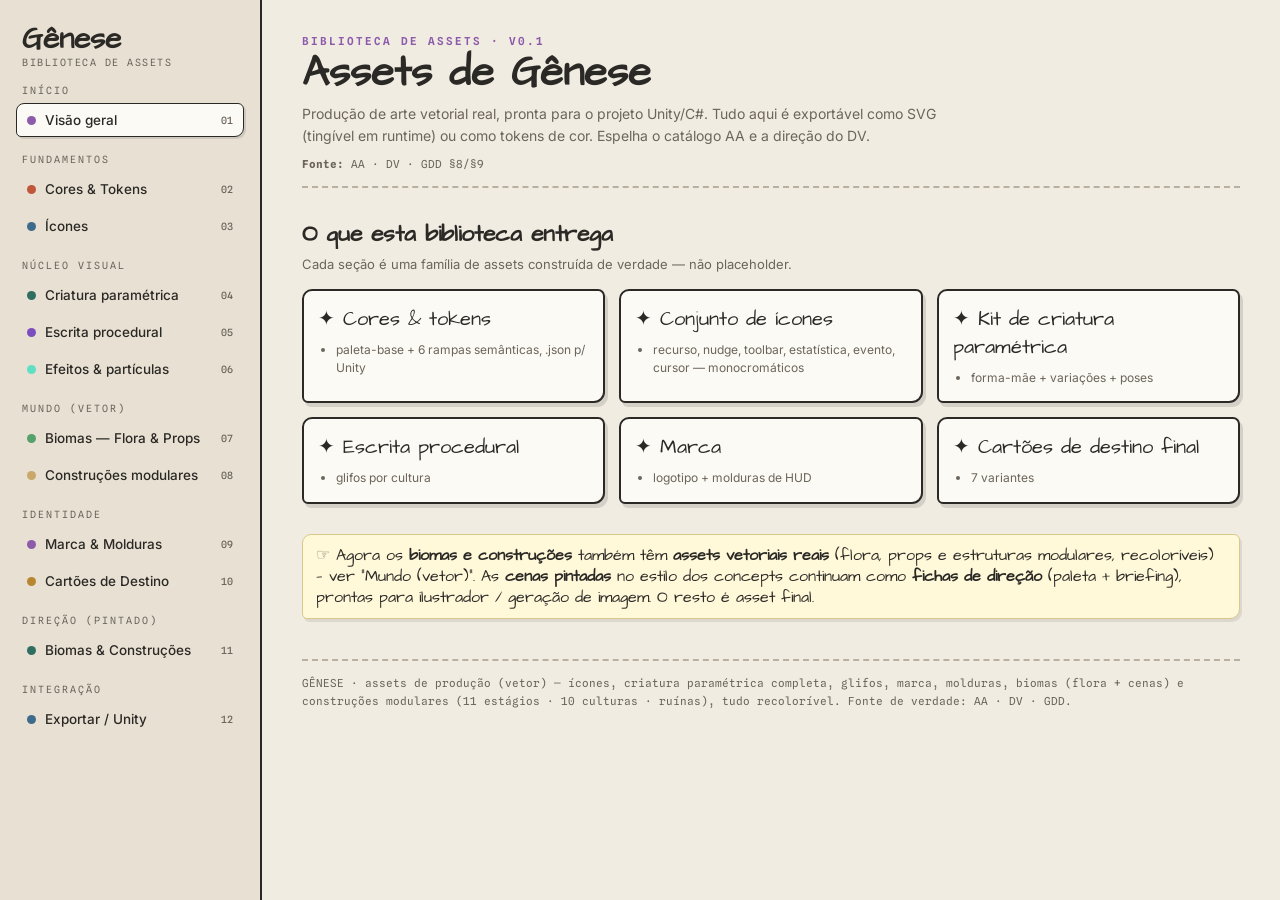
<file: todos_arquivos_claude_design/genese-assets/Gênese - Biblioteca de Assets.html>
<!DOCTYPE html>
<html lang="pt-BR">
<head>
<meta charset="UTF-8">
<meta name="viewport" content="width=device-width, initial-scale=1.0">
<title>Gênese — Biblioteca de Assets</title>
<template id="__bundler_thumbnail">
  <svg viewBox="0 0 100 100" xmlns="http://www.w3.org/2000/svg">
    <rect width="100" height="100" fill="#2F6F62"/>
    <ellipse cx="50" cy="54" rx="22" ry="27" fill="#F1ECE2" stroke="#1F2933" stroke-width="3"/>
    <circle cx="42" cy="48" r="4" fill="#23202b"/><circle cx="58" cy="48" r="4" fill="#23202b"/>
    <path d="M44 60 Q50 64 56 60" stroke="#1F2933" stroke-width="2.5" fill="none" stroke-linecap="round"/>
  </svg>
</template>
<link rel="stylesheet" href="assets.css">
</head>
<body>
  <div class="topbar">
    <span class="brand">Gênese</span>
    <select id="mobileSel" aria-label="Selecionar seção"></select>
  </div>
  <div class="app">
    <nav class="rail" id="rail"></nav>
    <main class="stage" id="stage"></main>
  </div>

  <script src="icons.js"></script>
  <script src="creature.js"></script>
  <script src="meta-assets.js"></script>
  <script src="biomes.js"></script>
  <script src="biomes-fantasy.js"></script>
  <script src="buildings.js"></script>
  <script src="buildings-extra.js"></script>
  <script src="buildings-extra2.js"></script>
  <script src="buildings-extra3.js"></script>
  <script src="buildings-extra4.js"></script>
  <script src="buildings-extra5.js"></script>
  <script src="lib.js"></script>
</body>
</html>
</file>
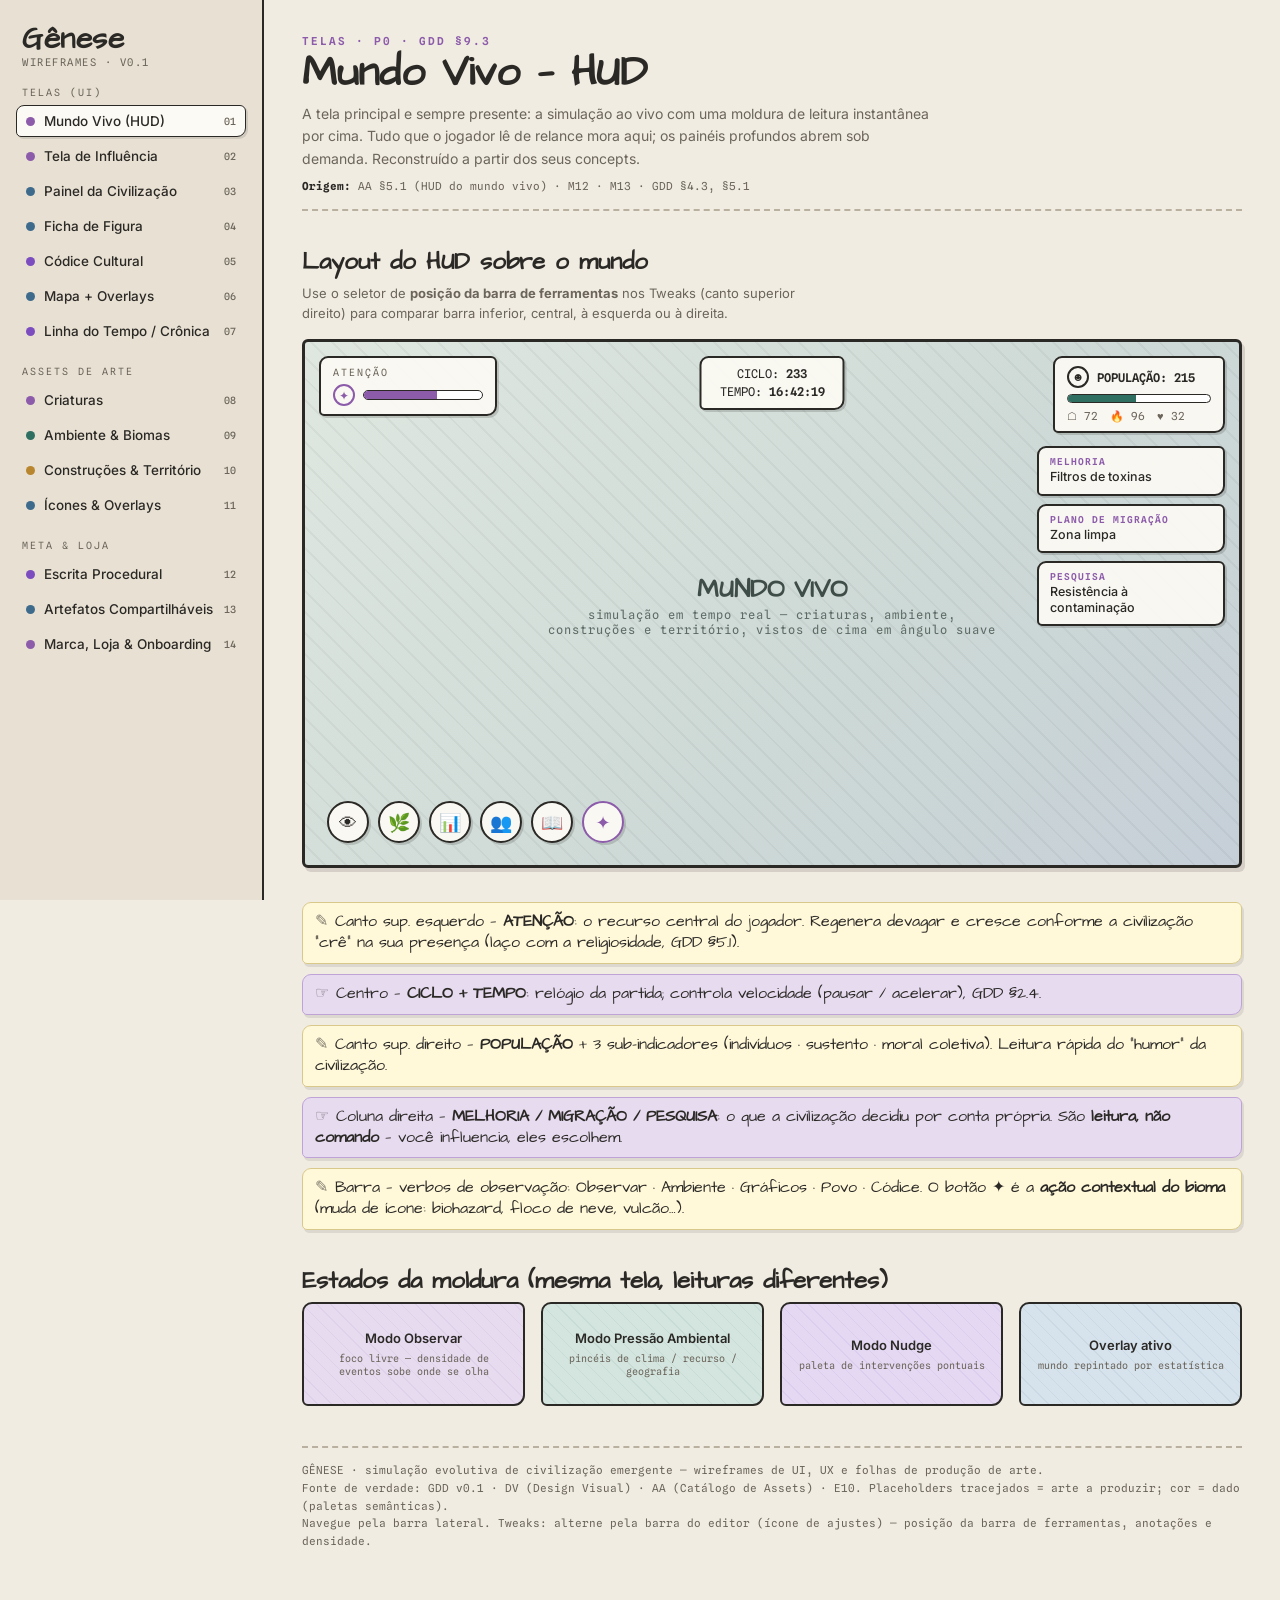
<file: todos_arquivos_claude_design/genese-wireframes/Gênese - Wireframes.html>
<!DOCTYPE html>
<html lang="pt-BR">
<head>
<meta charset="UTF-8">
<meta name="viewport" content="width=device-width, initial-scale=1.0">
<title>Gênese — Wireframes</title>
<template id="__bundler_thumbnail">
  <svg viewBox="0 0 100 100" xmlns="http://www.w3.org/2000/svg">
    <rect width="100" height="100" fill="#8C5BAA"/>
    <circle cx="50" cy="50" r="20" fill="none" stroke="#F1ECE2" stroke-width="3"/>
    <circle cx="50" cy="50" r="6" fill="#F1ECE2"/>
    <line x1="50" y1="14" x2="50" y2="30" stroke="#F1ECE2" stroke-width="3"/>
    <line x1="50" y1="70" x2="50" y2="86" stroke="#F1ECE2" stroke-width="3"/>
    <line x1="14" y1="50" x2="30" y2="50" stroke="#F1ECE2" stroke-width="3"/>
    <line x1="70" y1="50" x2="86" y2="50" stroke="#F1ECE2" stroke-width="3"/>
  </svg>
</template>
<link rel="stylesheet" href="wf-kit.css">
</head>
<body>
  <div class="topbar">
    <span class="brand">Gênese</span>
    <select id="mobileSel" aria-label="Selecionar folha"></select>
  </div>
  <div class="app">
    <nav class="rail" id="rail"></nav>
    <main class="stage" id="stage"></main>
  </div>
  <aside class="tweaks" id="tweaks"></aside>

  <script src="wf-kit.js"></script>
  <script src="sheets-ui.js"></script>
  <script src="sheets-assets.js"></script>
  <script src="sheets-meta.js"></script>
  <script src="app.js"></script>
</body>
</html>
</file>
<file: demo3d/css/styles.css>
/* GÊNESE 3D — estilos do HUD do termômetro (Mundo Vivo) */
:root{
  --fundo:#1F2933; --vida:#2F6F62; --influencia:#8C5BAA; --tensao:#C0563A; --ui:#EAF2EF;
  --painel:#231C30; --linha:#3a3350; --ink-soft:#9b93ad;
  --mono:ui-monospace,SFMono-Regular,Menlo,Consolas,monospace;
}
*{box-sizing:border-box}
html,body{margin:0;height:100%;overflow:hidden;background:#0e0b13}
body{font-family:system-ui,-apple-system,Segoe UI,Roboto,sans-serif;color:var(--ui)}
#app{position:fixed;inset:0}
canvas{display:block}

/* topo */
.top{position:fixed;top:0;left:0;right:0;display:flex;align-items:center;gap:12px;
  padding:12px 18px;pointer-events:none;z-index:5;
  background:linear-gradient(180deg,rgba(20,15,28,.85),rgba(20,15,28,0))}
.top .brand{color:var(--influencia);font-weight:700;font-size:16px}
.top h1{font-size:14px;margin:0;font-weight:600}
.top .tag{font-family:var(--mono);font-size:10px;letter-spacing:2px;text-transform:uppercase;
  color:#d9c9ef;border:1px solid #5a4a78;border-radius:20px;padding:3px 10px;background:rgba(140,91,170,.18)}
.top .spacer{flex:1}
.top .ciclo{font-family:var(--mono);font-size:12px;color:#cdbfe0}
.top .ciclo b{color:#fff}

/* painel HUD */
.hud{position:fixed;top:64px;right:16px;width:272px;z-index:5;display:flex;flex-direction:column;gap:12px;
  max-height:calc(100vh - 84px);overflow:auto}
.card{background:rgba(35,28,48,.82);backdrop-filter:blur(6px);border:1px solid var(--linha);
  border-radius:13px;padding:12px 13px}
.card h3{margin:0 0 6px;font-size:10.5px;letter-spacing:2px;text-transform:uppercase;
  color:var(--ink-soft);font-family:var(--mono)}
.card .lead{font-size:11.5px;color:var(--ink-soft);margin:0 0 9px;line-height:1.45}
.at-wrap{display:flex;align-items:center;gap:10px}
.atbar{flex:1;height:11px;border-radius:8px;background:#1a1426;overflow:hidden;border:1px solid var(--linha)}
.atbar i{display:block;height:100%;width:62%;background:linear-gradient(90deg,#7C4DBE,#A07CC4);transition:width .3s}
.atnum{font-family:var(--mono);font-size:12px;color:#C4A7E6;min-width:30px;text-align:right}
.row{display:flex;gap:7px;flex-wrap:wrap}
button.b{cursor:pointer;border:1px solid var(--linha);background:#332a44;color:var(--ui);
  border-radius:9px;padding:7px 10px;font-size:12px;display:flex;align-items:center;gap:6px;transition:.15s}
button.b:hover{border-color:var(--influencia);background:#3b3052}
button.b.on{background:var(--influencia);border-color:#b890dd}
select.sel{width:100%;background:#1a1426;color:var(--ui);border:1px solid var(--linha);
  border-radius:9px;padding:7px;font-size:12.5px;margin-top:7px}
select.sel:first-of-type{margin-top:0}
.hint{font-size:10.5px;color:var(--ink-soft);margin-top:8px;line-height:1.4}
.legend{display:flex;flex-direction:column;gap:5px;font-size:11px;color:var(--ink-soft)}
.legend div{display:flex;align-items:center;gap:8px}
.legend i{width:11px;height:11px;border-radius:3px;display:inline-block;border:1px solid #00000040}

.note{position:fixed;bottom:0;left:0;right:0;z-index:5;pointer-events:none;
  padding:9px 18px;font-size:11px;color:#cbb6e6;font-family:var(--mono);
  background:linear-gradient(0deg,rgba(20,15,28,.9),rgba(20,15,28,0))}
.controls-hint{position:fixed;bottom:34px;left:18px;z-index:5;pointer-events:none;
  font-size:11px;color:#9b93ad;font-family:var(--mono)}
#loading{position:fixed;inset:0;display:flex;align-items:center;justify-content:center;
  color:#9b93ad;font-family:var(--mono);font-size:13px;z-index:9}
</file>
<file: todos_arquivos_claude_design/genese-assets/assets.css>
@import url('https://fonts.googleapis.com/css2?family=Architects+Daughter&family=Spline+Sans+Mono:wght@400;500;600&family=Inter:wght@400;500;600;700;800&display=swap');

:root{
  --paper:#F1ECE2; --paper-2:#E8E1D3; --card:#FCFAF4; --ink:#2B2926; --ink-soft:#6B655B;
  --line:#2B2926; --line-soft:#B9B0A0;
  --influencia:#8C5BAA; --vida:#2F6F62; --tensao:#C0563A; --recurso:#B8862F; --fe:#7C4DBE; --info:#3E6B8C;
  --show:#231C30;            /* fundo de vitrine escuro */
  --hand:'Architects Daughter',cursive; --ui:'Inter',system-ui,sans-serif; --mono:'Spline Sans Mono',monospace;
  --radius:10px 7px 11px 6px; --shadow:3px 4px 0 rgba(43,41,38,.14); --rail-w:262px;
}
*{box-sizing:border-box} html,body{margin:0;padding:0}
body{font-family:var(--ui);color:var(--ink);background:var(--paper);
  background-image:radial-gradient(var(--line-soft) .6px,transparent .6px);background-size:22px 22px;-webkit-font-smoothing:antialiased}

.app{display:flex;min-height:100vh}
.rail{width:var(--rail-w);flex:0 0 var(--rail-w);position:sticky;top:0;align-self:flex-start;height:100vh;overflow-y:auto;
  background:var(--paper-2);border-right:2px solid var(--line);padding:20px 16px 40px}
.rail h1{font-family:var(--hand);font-size:30px;line-height:1;margin:4px 6px 0}
.rail .sub{font-family:var(--mono);font-size:10px;color:var(--ink-soft);margin:2px 6px 16px;text-transform:uppercase;letter-spacing:1.5px}
.nav-item{display:flex;align-items:center;gap:9px;width:100%;text-align:left;background:transparent;border:1.5px solid transparent;
  border-radius:8px 6px 9px 5px;padding:8px 10px;margin-bottom:3px;cursor:pointer;font-family:var(--ui);font-size:13.5px;font-weight:500;color:var(--ink)}
.nav-item:hover{background:#0000000a}
.nav-item.active{background:var(--card);border-color:var(--line);box-shadow:2px 2px 0 rgba(43,41,38,.13)}
.nav-item .dot{width:9px;height:9px;border-radius:50%;flex:0 0 auto}
.nav-item .num{font-family:var(--mono);font-size:10px;color:var(--ink-soft);margin-left:auto}
.stage{flex:1 1 auto;min-width:0;padding:34px 40px 90px;max-width:1280px;margin:0 auto;width:100%}

.topbar{display:none}
@media(max-width:880px){
  .app{flex-direction:column}.rail{display:none}
  .topbar{display:flex;gap:10px;align-items:center;position:sticky;top:0;z-index:30;background:var(--paper-2);border-bottom:2px solid var(--line);padding:10px 14px}
  .topbar .brand{font-family:var(--hand);font-size:22px}
  .topbar select{flex:1;font-size:14px;padding:8px 10px;border:2px solid var(--line);border-radius:8px;background:var(--card)}
  .stage{padding:20px 16px 80px}
}

.sec{animation:fade .25s ease}@keyframes fade{from{opacity:0;transform:translateY(6px)}to{opacity:1;transform:none}}
.sec-head{margin-bottom:24px;border-bottom:2.5px dashed var(--line-soft);padding-bottom:15px}
.sec-head .eyebrow{font-family:var(--mono);font-size:11px;letter-spacing:2px;text-transform:uppercase;color:var(--influencia);font-weight:600}
.sec-head h2{font-family:var(--hand);font-size:42px;line-height:1.02;margin:4px 0 8px}
.sec-head p{margin:0;max-width:72ch;color:var(--ink-soft);font-size:14px;line-height:1.6}
.sec-head .refs{font-family:var(--mono);font-size:11px;color:var(--ink-soft);margin-top:9px}

.block{margin:30px 0}
.block>.bl{font-family:var(--hand);font-size:23px;margin:0 0 4px;display:flex;align-items:center;gap:10px;flex-wrap:wrap}
.block>.bd{margin:0 0 15px;color:var(--ink-soft);font-size:13px;max-width:68ch;line-height:1.55}
.pill{display:inline-flex;align-items:center;gap:5px;font-family:var(--mono);font-size:9.5px;font-weight:600;letter-spacing:.5px;
  padding:2px 7px;border-radius:20px;border:1.5px solid var(--line);background:var(--card);text-transform:uppercase}
.pill.p0{background:#F0D8CF;border-color:var(--tensao);color:#7e2f1c}
.pill.p1{background:#F0E4C8;border-color:var(--recurso);color:#6e4f12}
.pill.mod{background:#D6E2EC;border-color:var(--info);color:#234a63}
.pill.ok{background:#D4E5DF;border-color:var(--vida);color:#1c4d42}

.grid{display:grid;gap:14px}
.c2{grid-template-columns:repeat(2,1fr)}.c3{grid-template-columns:repeat(3,1fr)}
.c4{grid-template-columns:repeat(4,1fr)}.c6{grid-template-columns:repeat(6,1fr)}
.auto{grid-template-columns:repeat(auto-fill,minmax(var(--min,120px),1fr))}
@media(max-width:1050px){.c6{grid-template-columns:repeat(4,1fr)}}
@media(max-width:680px){.c6,.c4{grid-template-columns:repeat(3,1fr)}.c3,.c2{grid-template-columns:repeat(2,1fr)}}

/* swatch */
.swatch{border:2px solid var(--line);border-radius:var(--radius);overflow:hidden;box-shadow:var(--shadow);background:var(--card)}
.swatch .chip{height:78px}
.swatch .meta{padding:8px 10px}
.swatch .nm{font-weight:600;font-size:13px}
.swatch .hex{font-family:var(--mono);font-size:11px;color:var(--ink-soft);text-transform:uppercase}
.swatch .use{font-size:11px;color:var(--ink-soft);margin-top:3px;line-height:1.35}
.ramp{display:flex;height:30px;border:2px solid var(--line);border-radius:7px;overflow:hidden}
.ramp span{flex:1}
.ramprow{margin:12px 0}
.ramprow .rl{display:flex;justify-content:space-between;font-family:var(--mono);font-size:11px;color:var(--ink-soft);margin-bottom:4px}

/* icon tile */
.itile{border:2px solid var(--line);border-radius:14px 10px 13px 9px;background:var(--show);color:#EFE9F4;
  display:flex;flex-direction:column;align-items:center;justify-content:center;gap:9px;padding:14px 8px;text-align:center;min-height:108px}
.itile svg{display:block}
.itile .in{font-size:11.5px;font-weight:500;color:#EFE9F4}
.itile .if{font-family:var(--mono);font-size:9px;color:#9a90b0}

/* creature kit */
.kit{display:grid;grid-template-columns:1fr 300px;gap:20px;align-items:start}
@media(max-width:820px){.kit{grid-template-columns:1fr}}
.cstage{border:2px solid var(--line);border-radius:var(--radius);background:var(--show);box-shadow:var(--shadow);
  min-height:320px;display:flex;align-items:flex-end;justify-content:center;padding:30px;position:relative;overflow:hidden}
.cstage::before{content:"";position:absolute;inset:0;background:radial-gradient(circle at 50% 35%,#3a2f52 0,transparent 60%)}
.cstage svg{position:relative;filter:drop-shadow(0 6px 0 rgba(0,0,0,.25))}
.cstage .seed{position:absolute;top:10px;left:12px;font-family:var(--mono);font-size:10px;color:#9a90b0}
.controls{border:2px solid var(--line);border-radius:var(--radius);background:var(--card);box-shadow:var(--shadow);padding:14px}
.ctl{margin-bottom:13px}
.ctl .cl{font-family:var(--mono);font-size:10px;letter-spacing:1.2px;text-transform:uppercase;color:var(--ink-soft);margin-bottom:6px}
.seg{display:flex;gap:5px;flex-wrap:wrap}
.seg button{flex:1;min-width:42px;font-family:var(--ui);font-size:11.5px;font-weight:500;padding:6px 5px;border:1.5px solid var(--line);
  border-radius:7px 5px 8px 4px;background:var(--card);cursor:pointer;color:var(--ink)}
.seg button:hover{background:#0000000a}.seg button.on{background:var(--influencia);color:#fff;border-color:var(--influencia)}
.sw-row{display:flex;gap:7px;flex-wrap:wrap}
.sw-row .sw{width:30px;height:30px;border-radius:50%;border:2px solid var(--line);cursor:pointer}
.sw-row .sw.on{outline:2.5px solid var(--ink);outline-offset:2px}
.kit-actions{display:flex;gap:8px;margin-top:6px}
.btn{font-family:var(--ui);font-size:12.5px;font-weight:600;padding:8px 12px;border:2px solid var(--line);border-radius:8px 6px 9px 5px;
  background:var(--card);cursor:pointer;color:var(--ink);box-shadow:2px 2px 0 rgba(43,41,38,.15)}
.btn:hover{background:#0000000a}.btn.prim{background:var(--influencia);color:#fff;border-color:var(--influencia)}

/* poses + variations row */
.poserow{display:grid;grid-template-columns:repeat(4,1fr);gap:12px;margin-top:14px}
@media(max-width:680px){.poserow{grid-template-columns:repeat(2,1fr)}}
.posecell{border:2px solid var(--line);border-radius:var(--radius);background:var(--show);padding:12px;text-align:center}
.posecell svg{height:120px;width:auto}
.posecell .pl{font-family:var(--mono);font-size:10px;color:#cabfe0;margin-top:6px}
.varrow{display:grid;grid-template-columns:repeat(6,1fr);gap:12px}
@media(max-width:780px){.varrow{grid-template-columns:repeat(3,1fr)}}
.varcell{border:2px solid var(--line);border-radius:var(--radius);background:var(--show);padding:12px 8px;text-align:center}
.varcell svg{height:108px;width:auto}
.varcell .vl{font-family:var(--ui);font-size:11.5px;color:#EFE9F4;margin-top:6px;font-weight:500}

/* glyphs */
.glyphgrid{display:grid;grid-template-columns:repeat(auto-fill,minmax(54px,1fr));gap:10px}
.glyphcell{border:2px solid var(--line);border-radius:10px 7px 11px 6px;background:var(--card);display:grid;place-items:center;padding:9px;color:var(--ink)}
.glword{display:inline-flex;gap:7px;align-items:center;padding:10px 14px;border:2px solid var(--line);border-radius:var(--radius);background:var(--card)}
.glword .gl{color:var(--ink)}
.culture-card{border:2px solid var(--line);border-radius:var(--radius);background:var(--card);box-shadow:var(--shadow);padding:14px}
.culture-card .ct{font-family:var(--hand);font-size:20px;margin-bottom:3px}
.culture-card .cd{font-size:12px;color:var(--ink-soft);margin-bottom:11px;line-height:1.4}

/* logo + frames */
.logo-lockup{display:inline-flex;align-items:center;gap:14px}
.logo-word{font-family:var(--ui);font-weight:800;font-size:40px;letter-spacing:6px;color:var(--ink)}
.logo-demo{border:2px solid var(--line);border-radius:var(--radius);box-shadow:var(--shadow);padding:26px;display:flex;align-items:center;justify-content:center}
.logo-demo.dark{background:var(--show)}.logo-demo.dark .logo-word{color:#EFE9F4}
.logo-demo.light{background:var(--card)}
.framecell{border:2px solid var(--line);border-radius:var(--radius);background:var(--paper-2);box-shadow:var(--shadow);padding:18px}
.framecell .fl{font-family:var(--mono);font-size:10px;color:var(--ink-soft);text-transform:uppercase;letter-spacing:1px;margin-bottom:10px}

/* destiny */
.destiny{border:2.5px solid var(--line);border-radius:var(--radius);background:var(--card);box-shadow:var(--shadow);overflow:hidden}
.destiny .dh{height:74px;display:flex;align-items:center;justify-content:center;border-bottom:2px solid var(--line)}
.destiny .db{padding:11px 13px}
.destiny .dt{font-family:var(--hand);font-size:21px;line-height:1}
.destiny .dd{font-size:11.5px;color:var(--ink-soft);margin-top:4px;line-height:1.4}
.destiny .dtone{font-family:var(--mono);font-size:9.5px;color:var(--influencia);text-transform:uppercase;margin-top:6px;letter-spacing:1px}

/* spec sheet */
.spec{border:2px solid var(--line);border-radius:var(--radius);background:var(--card);box-shadow:var(--shadow);padding:14px}
.spec .st{font-family:var(--hand);font-size:20px;display:flex;align-items:center;gap:9px}
.spec .sswatch{display:flex;gap:5px;margin:9px 0}
.spec .sswatch i{width:26px;height:26px;border-radius:6px;border:1.5px solid var(--line)}
.spec ul{margin:8px 0 0;padding-left:18px;font-size:12px;color:var(--ink-soft);line-height:1.55}
.specph{margin-top:11px;border:2px dashed var(--line-soft);border-radius:8px;height:90px;display:grid;place-items:center;
  background-image:repeating-linear-gradient(45deg,transparent 0 11px,#0000000a 11px 13px);
  font-family:var(--mono);font-size:10px;color:var(--ink-soft);text-align:center;padding:8px}

/* checklist */
.chk{list-style:none;padding:0;margin:8px 0 0;display:grid;gap:6px}
.chk li{display:flex;gap:9px;align-items:flex-start;font-size:12.5px;line-height:1.45}
.chk li.done::before{content:"☑";color:var(--vida)}
.chk li::before{content:"☐";font-family:var(--mono);color:var(--influencia);font-size:14px;flex:0 0 auto}

pre.code{background:var(--show);color:#e6dcf2;border:2px solid var(--line);border-radius:var(--radius);padding:14px 16px;
  font-family:var(--mono);font-size:12px;line-height:1.6;overflow-x:auto}
pre.code .k{color:#c9a0ff}.code .s{color:#9fd8b0}
.foot{margin-top:40px;border-top:2px dashed var(--line-soft);padding-top:14px;font-family:var(--mono);font-size:11px;color:var(--ink-soft);line-height:1.6}
.note{font-family:var(--hand);font-size:15.5px;background:#FFF8D9;border:1.5px solid #D8C98A;border-radius:9px 6px 10px 5px;padding:10px 13px;box-shadow:2px 3px 0 rgba(43,41,38,.1);margin-top:14px}
.note::before{content:"☞ ";opacity:.6}

/* scenes (biomas / aldeias vetor) */
.scene-card{border:2px solid var(--line);border-radius:var(--radius);background:var(--card);box-shadow:var(--shadow);overflow:hidden}
.scene-art{border-bottom:2px solid var(--line);line-height:0;background:var(--show)}
.scene-meta{padding:11px 13px}
.scene-meta .sn{font-family:var(--hand);font-size:20px;line-height:1}
.scene-meta .sk{font-family:var(--mono);font-size:10px;color:var(--ink-soft);margin-top:6px;line-height:1.4}
.scene-meta .sswatch{display:flex;gap:5px;margin:8px 0 2px}
.scene-meta .sswatch i{width:22px;height:22px;border-radius:5px;border:1.5px solid var(--line)}

/* building stage rows */
.bld-row{display:flex;flex-wrap:wrap;gap:14px;align-items:flex-end;margin-top:10px}
.bld-cell{text-align:center}
.bld-cell svg{display:block;margin:0 auto}
.bld-cell .bl2{font-family:var(--mono);font-size:9.5px;color:#cabfe0;margin-top:5px;text-transform:capitalize}
</file>
<file: todos_arquivos_claude_design/genese-wireframes/wf-kit.css>
/* ============================================================
   GÊNESE — Wireframe Kit
   Medium-fidelity, hand-drawn-but-readable, light paper tone.
   ============================================================ */

@import url('https://fonts.googleapis.com/css2?family=Architects+Daughter&family=Spline+Sans+Mono:wght@400;500;600&family=Inter:wght@400;500;600;700&display=swap');

:root{
  /* paper + ink */
  --paper:#F1ECE2;
  --paper-2:#E8E1D3;
  --card:#FCFAF4;
  --ink:#2B2926;
  --ink-soft:#6B655B;
  --line:#2B2926;
  --line-soft:#B9B0A0;

  /* semantic tints (muted, from DV palette) */
  --player:#8C5BAA;     /* roxo — influência do jogador */
  --player-bg:#E7DBF0;
  --life:#2F6F62;       /* verde-azulado — vida */
  --life-bg:#D4E5DF;
  --tension:#C0563A;    /* terracota — tensão */
  --tension-bg:#F0D8CF;
  --resource:#B8862F;   /* dourado — recursos */
  --resource-bg:#F0E4C8;
  --faith:#7C4DBE;      /* roxo luminoso — fé */
  --faith-bg:#E4D8F2;
  --info:#3E6B8C;       /* azul — dado/info */
  --info-bg:#D6E2EC;
  --neutral:#8A8377;
  --neutral-bg:#E6E0D4;

  --hand:'Architects Daughter', cursive;
  --ui:'Inter', system-ui, sans-serif;
  --mono:'Spline Sans Mono', ui-monospace, monospace;

  --radius:10px 7px 11px 6px;  /* wobble */
  --shadow:3px 4px 0 rgba(43,41,38,.14);
  --rail-w:264px;
}

*{box-sizing:border-box}
html,body{margin:0;padding:0}
body{
  font-family:var(--ui);
  color:var(--ink);
  background:var(--paper);
  background-image:
    radial-gradient(var(--line-soft) 0.6px, transparent 0.6px);
  background-size:22px 22px;
  -webkit-font-smoothing:antialiased;
}

/* ---------- App shell ---------- */
.app{display:flex;min-height:100vh}
.rail{
  width:var(--rail-w);flex:0 0 var(--rail-w);
  position:sticky;top:0;align-self:flex-start;
  height:100vh;overflow-y:auto;
  background:var(--paper-2);
  border-right:2px solid var(--line);
  padding:20px 16px 40px;
}
.rail h1{
  font-family:var(--hand);font-size:30px;line-height:1;margin:4px 6px 2px;
  letter-spacing:.5px;
}
.rail .sub{font-family:var(--mono);font-size:10.5px;color:var(--ink-soft);
  margin:0 6px 18px;text-transform:uppercase;letter-spacing:1.5px}
.rail-group{margin-top:18px}
.rail-group > .grp-label{
  font-family:var(--mono);font-size:10px;letter-spacing:2px;text-transform:uppercase;
  color:var(--ink-soft);margin:0 6px 7px;display:block;
}
.nav-item{
  display:flex;align-items:center;gap:9px;width:100%;text-align:left;
  background:transparent;border:1.5px solid transparent;border-radius:8px 6px 9px 5px;
  padding:7px 9px;margin-bottom:3px;cursor:pointer;
  font-family:var(--ui);font-size:13.5px;font-weight:500;color:var(--ink);
}
.nav-item:hover{background:#0000000a}
.nav-item.active{background:var(--card);border-color:var(--line);box-shadow:2px 2px 0 rgba(43,41,38,.13)}
.nav-item .dot{width:9px;height:9px;border-radius:50%;flex:0 0 auto;background:var(--neutral)}
.nav-item .num{font-family:var(--mono);font-size:10px;color:var(--ink-soft);margin-left:auto}

.stage{flex:1 1 auto;min-width:0;padding:34px 38px 90px;max-width:1320px;margin:0 auto;width:100%}

/* mobile nav */
.topbar{display:none}
@media (max-width:880px){
  .app{flex-direction:column}
  .rail{display:none}
  .topbar{
    display:flex;gap:10px;align-items:center;position:sticky;top:0;z-index:30;
    background:var(--paper-2);border-bottom:2px solid var(--line);padding:10px 14px;
  }
  .topbar .brand{font-family:var(--hand);font-size:22px}
  .topbar select{
    flex:1;font-family:var(--ui);font-size:14px;padding:8px 10px;
    border:2px solid var(--line);border-radius:8px;background:var(--card);
  }
  .stage{padding:20px 16px 80px}
}

/* ---------- Sheet header ---------- */
.sheet{animation:fade .25s ease}
@keyframes fade{from{opacity:0;transform:translateY(6px)}to{opacity:1;transform:none}}
.sheet-head{margin-bottom:26px;border-bottom:2.5px dashed var(--line-soft);padding-bottom:16px}
.sheet-head .eyebrow{font-family:var(--mono);font-size:11px;letter-spacing:2px;
  text-transform:uppercase;color:var(--player);font-weight:600}
.sheet-head h2{font-family:var(--hand);font-size:42px;line-height:1.02;margin:4px 0 8px}
.sheet-head p{margin:0;max-width:70ch;color:var(--ink-soft);font-size:14px;line-height:1.6}
.sheet-head .refs{font-family:var(--mono);font-size:11px;color:var(--ink-soft);margin-top:9px}
.sheet-head .refs b{color:var(--ink)}

/* ---------- Generic blocks ---------- */
.block{margin:34px 0}
.block > .blabel{
  font-family:var(--hand);font-size:24px;margin:0 0 4px;display:flex;align-items:center;gap:10px;
}
.block > .bdesc{margin:0 0 16px;color:var(--ink-soft);font-size:13px;max-width:66ch;line-height:1.55}

.grid{display:grid;gap:16px}
.cols-2{grid-template-columns:repeat(2,1fr)}
.cols-3{grid-template-columns:repeat(3,1fr)}
.cols-4{grid-template-columns:repeat(4,1fr)}
.cols-5{grid-template-columns:repeat(5,1fr)}
.cols-6{grid-template-columns:repeat(6,1fr)}
.auto{grid-template-columns:repeat(auto-fill,minmax(var(--min,150px),1fr))}
@media (max-width:1100px){.cols-6{grid-template-columns:repeat(4,1fr)}.cols-5{grid-template-columns:repeat(4,1fr)}}
@media (max-width:760px){
  .cols-6,.cols-5,.cols-4{grid-template-columns:repeat(3,1fr)}
  .cols-3,.cols-2{grid-template-columns:repeat(2,1fr)}
}
@media (max-width:480px){.grid{grid-template-columns:repeat(2,1fr)!important}}

/* ---------- Placeholder slot ---------- */
.slot{
  position:relative;min-height:var(--h,120px);border:2px solid var(--line);
  border-radius:var(--radius);background:var(--card);
  display:flex;flex-direction:column;align-items:center;justify-content:center;
  text-align:center;padding:14px 12px;gap:6px;overflow:hidden;
}
.slot::before{
  content:"";position:absolute;inset:0;opacity:.5;
  background-image:repeating-linear-gradient(45deg,transparent 0 9px,var(--stripe,#0000000d) 9px 10px);
  pointer-events:none;
}
.slot .ic{font-size:0;width:30px;height:30px;border:2px solid currentColor;border-radius:50%;
  display:grid;place-items:center;opacity:.55;margin-bottom:2px}
.slot .s-label{font-family:var(--ui);font-weight:600;font-size:13px;line-height:1.25;position:relative}
.slot .s-cap{font-family:var(--mono);font-size:10px;color:var(--ink-soft);position:relative;line-height:1.3}
.slot .s-tag{position:absolute;top:7px;left:7px}
.slot .s-pri{position:absolute;top:7px;right:7px}

/* tints */
.t-player{--stripe:#8c5baa26;color:var(--player);background:var(--player-bg)}
.t-life{--stripe:#2f6f6226;color:var(--life);background:var(--life-bg)}
.t-tension{--stripe:#c0563a26;color:var(--tension);background:var(--tension-bg)}
.t-resource{--stripe:#b8862f2e;color:var(--resource);background:var(--resource-bg)}
.t-faith{--stripe:#7c4dbe26;color:var(--faith);background:var(--faith-bg)}
.t-info{--stripe:#3e6b8c26;color:var(--info);background:var(--info-bg)}
.t-neutral{--stripe:#0000000d;color:var(--neutral);background:var(--neutral-bg)}
.slot.t-player .s-label,.slot.t-life .s-label,.slot.t-tension .s-label,
.slot.t-resource .s-label,.slot.t-faith .s-label,.slot.t-info .s-label,
.slot.t-neutral .s-label{color:var(--ink)}

/* ---------- Pills / tags ---------- */
.pill{
  display:inline-flex;align-items:center;gap:5px;font-family:var(--mono);font-size:9.5px;
  font-weight:600;letter-spacing:.5px;padding:2px 7px;border-radius:20px;border:1.5px solid var(--line);
  background:var(--card);text-transform:uppercase;line-height:1.4;
}
.pill.p0{background:var(--tension-bg);border-color:var(--tension);color:#7e2f1c}
.pill.p1{background:var(--resource-bg);border-color:var(--resource);color:#6e4f12}
.pill.p2{background:var(--neutral-bg);border-color:var(--neutral);color:#4a463d}
.pill.mod{background:var(--info-bg);border-color:var(--info);color:#234a63}

/* ---------- Cards / panels (UI wireframes) ---------- */
.panel{
  border:2.5px solid var(--line);border-radius:var(--radius);background:var(--card);
  box-shadow:var(--shadow);overflow:hidden;
}
.panel-bar{
  display:flex;align-items:center;gap:8px;padding:9px 13px;border-bottom:2px solid var(--line);
  background:var(--paper-2);font-family:var(--hand);font-size:19px;
}
.panel-bar .dotrow{margin-left:auto;display:flex;gap:5px}
.panel-bar .dotrow i{width:9px;height:9px;border-radius:50%;border:1.5px solid var(--line);display:block}
.panel-body{padding:15px}

/* ---------- Stat bars ---------- */
.statline{display:grid;grid-template-columns:140px 1fr 38px;align-items:center;gap:10px;margin:9px 0;font-size:12.5px}
.statline .nm{color:var(--ink)}
.statline .track{height:11px;border:1.5px solid var(--line);border-radius:7px;background:#fff;overflow:hidden}
.statline .fill{height:100%;background:var(--neutral)}
.statline .vv{font-family:var(--mono);font-size:11px;color:var(--ink-soft);text-align:right}
.statline.s-player .fill{background:var(--player)}
.statline.s-life .fill{background:var(--life)}
.statline.s-tension .fill{background:var(--tension)}
.statline.s-resource .fill{background:var(--resource)}
.statline.s-faith .fill{background:var(--faith)}
.statline.s-info .fill{background:var(--info)}
@media(max-width:520px){.statline{grid-template-columns:96px 1fr 32px}}

/* ---------- Annotation (hand) ---------- */
.annot{
  font-family:var(--hand);font-size:15.5px;color:var(--ink);line-height:1.35;
  background:#FFF8D9;border:1.5px solid #D8C98A;border-radius:9px 6px 10px 5px;
  padding:9px 12px;position:relative;box-shadow:2px 3px 0 rgba(43,41,38,.1);
}
.annot::before{content:"✎";margin-right:7px;opacity:.6}
.annot.note{background:var(--player-bg);border-color:#bfa3d6}
.annot.note::before{content:"☞"}
.callouts{display:flex;flex-direction:column;gap:10px;margin-top:14px}

/* ---------- Legend ---------- */
.legend{display:flex;flex-wrap:wrap;gap:14px;margin:6px 0 0;font-family:var(--mono);font-size:10.5px;color:var(--ink-soft)}
.legend span{display:inline-flex;align-items:center;gap:6px}
.legend i{width:13px;height:13px;border-radius:3px;border:1.5px solid var(--line);display:block}

/* color ramp */
.ramp{display:flex;height:20px;border:2px solid var(--line);border-radius:6px;overflow:hidden;margin-top:6px}
.ramp span{flex:1}
.ramp-row{margin:12px 0}
.ramp-row .rl{font-family:var(--mono);font-size:11px;display:flex;justify-content:space-between;color:var(--ink-soft)}

/* ---------- Icon chip (for icon sheets) ---------- */
.chip{
  aspect-ratio:1;border:2px solid var(--line);border-radius:14px 10px 13px 9px;background:var(--card);
  display:flex;flex-direction:column;align-items:center;justify-content:center;gap:7px;padding:8px;text-align:center;
}
.chip .glyph{width:34px;height:34px;border:2.2px solid var(--ink);border-radius:50%;display:grid;place-items:center;
  font-size:17px;line-height:1}
.chip .cn{font-family:var(--mono);font-size:9.5px;color:var(--ink-soft);line-height:1.2}

/* ============================================================
   MUNDO VIVO (HUD) — recreated overlay layout
   ============================================================ */
.world{
  position:relative;border:3px solid var(--line);border-radius:6px;overflow:hidden;
  background:
    linear-gradient(135deg,#dfe7e0,#cdd9d6 60%,#c6cfd8);
  aspect-ratio:16/9;min-height:380px;box-shadow:var(--shadow);
}
.world .world-tag{
  position:absolute;inset:0;display:grid;place-items:center;text-align:center;
  font-family:var(--mono);font-size:12px;color:#5d6b66;letter-spacing:1px;
  background-image:repeating-linear-gradient(45deg,transparent 0 13px,#0000000a 13px 15px);
}
.world .world-tag b{font-family:var(--hand);font-size:26px;display:block;color:#3f4d48;letter-spacing:0}
.hud{position:absolute;font-family:var(--ui)}
.hud-box{
  background:rgba(252,250,244,.93);border:2px solid var(--line);border-radius:9px 6px 10px 5px;
  box-shadow:2px 2px 0 rgba(43,41,38,.18);
}
.hud-tl{top:14px;left:14px;padding:8px 12px;display:flex;flex-direction:column;gap:6px;min-width:178px}
.hud-tl .lbl{font-family:var(--mono);font-size:10px;letter-spacing:2px;color:var(--ink-soft)}
.hud-tl .att{display:flex;align-items:center;gap:8px}
.hud-tl .runeic{width:22px;height:22px;border:2px solid var(--player);border-radius:50%;color:var(--player);
  display:grid;place-items:center;font-size:12px}
.hud-tl .track{flex:1;height:10px;border:1.5px solid var(--line);border-radius:6px;background:#fff;overflow:hidden}
.hud-tl .track i{display:block;height:100%;width:62%;background:var(--player)}
.hud-tc{top:14px;left:50%;transform:translateX(-50%);padding:7px 18px;text-align:center;font-family:var(--mono);font-size:12px;line-height:1.5}
.hud-tc b{font-weight:600}
.hud-tr{top:14px;right:14px;padding:8px 12px;min-width:172px}
.hud-tr .pop{display:flex;align-items:center;gap:8px;font-family:var(--mono);font-size:12px;font-weight:600}
.hud-tr .ggic{width:22px;height:22px;border:2px solid var(--ink);border-radius:50%;display:grid;place-items:center;font-size:12px}
.hud-tr .track{height:9px;border:1.5px solid var(--line);border-radius:6px;background:#fff;overflow:hidden;margin:6px 0}
.hud-tr .track i{display:block;height:100%;width:48%;background:var(--life)}
.hud-tr .subs{display:flex;gap:12px;font-family:var(--mono);font-size:11px;color:var(--ink-soft)}
.hud-cards{position:absolute;right:14px;top:104px;display:flex;flex-direction:column;gap:8px;width:188px}
.hud-card{padding:8px 11px}
.hud-card .ct{font-family:var(--mono);font-size:9.5px;letter-spacing:1px;color:var(--player);font-weight:600}
.hud-card .cv{font-size:12.5px;font-weight:500;margin-top:2px;line-height:1.3}

/* toolbar — position is the Tweak */
.toolbar{
  position:absolute;display:flex;gap:9px;padding:8px;align-items:center;
}
.toolbar .tbtn{
  width:42px;height:42px;border:2px solid var(--line);border-radius:50%;background:rgba(252,250,244,.95);
  display:grid;place-items:center;font-size:18px;box-shadow:2px 2px 0 rgba(43,41,38,.18);cursor:default;
}
.toolbar .tbtn.ctx{border-color:var(--player);color:var(--player)}
.toolbar.tb-bottom{bottom:14px;left:14px;flex-direction:row}
.toolbar.tb-bottom-c{bottom:14px;left:50%;transform:translateX(-50%);flex-direction:row}
.toolbar.tb-left{left:14px;top:50%;transform:translateY(-50%);flex-direction:column}
.toolbar.tb-right{right:14px;top:50%;transform:translateY(-50%);flex-direction:column}
@media(max-width:760px){
  .hud-cards{display:none}
  .hud-tl,.hud-tr{min-width:0}
  .hud-tr .subs{gap:7px}
}

/* flow / storyboard frames */
.flow{display:grid;grid-template-columns:repeat(auto-fill,minmax(190px,1fr));gap:14px}
.frame{border:2px solid var(--line);border-radius:var(--radius);background:var(--card);box-shadow:var(--shadow);overflow:hidden}
.frame .fimg{aspect-ratio:4/3;background:var(--paper-2);border-bottom:2px solid var(--line);
  display:grid;place-items:center;text-align:center;padding:10px;
  background-image:repeating-linear-gradient(45deg,transparent 0 11px,#0000000a 11px 13px)}
.frame .fimg span{font-family:var(--mono);font-size:10.5px;color:var(--ink-soft);line-height:1.35}
.frame .fcap{padding:9px 11px}
.frame .fcap .fn{font-family:var(--hand);font-size:17px;line-height:1.05}
.frame .fcap .fd{font-size:11.5px;color:var(--ink-soft);margin-top:3px;line-height:1.4}
.frame .fnum{font-family:var(--mono);font-size:10px;color:var(--player);font-weight:600}

/* checklist mini */
.chk{list-style:none;padding:0;margin:8px 0 0;display:grid;gap:6px}
.chk li{display:flex;gap:9px;align-items:flex-start;font-size:12.5px;line-height:1.45}
.chk li::before{content:"☐";font-family:var(--mono);color:var(--player);font-size:14px;flex:0 0 auto}

/* ideology tag for the world map */
.ideo{border:2px solid var(--line);border-radius:var(--radius);background:var(--card);padding:11px 13px;box-shadow:var(--shadow)}
.ideo .in{font-family:var(--hand);font-size:19px;display:flex;align-items:center;gap:8px;line-height:1}
.ideo .ib{width:13px;height:18px;border:1.5px solid var(--line);border-radius:2px 2px 4px 4px;flex:0 0 auto}
.ideo .id{font-size:12px;color:var(--ink-soft);margin-top:5px;line-height:1.45}

/* helper text */
.foot{margin-top:40px;border-top:2px dashed var(--line-soft);padding-top:14px;
  font-family:var(--mono);font-size:11px;color:var(--ink-soft);line-height:1.6}
.kbd{font-family:var(--mono);font-size:10px;border:1.5px solid var(--line);border-radius:5px;padding:1px 5px;background:var(--card)}

/* hide annotations tweak */
.hideoff .annot, .hideoff .callouts{display:none!important}

/* compact density */
.compact .block{margin:22px 0}
.compact .grid{gap:11px}
.compact .sheet-head{margin-bottom:18px}
.compact .slot{padding:10px 9px}

/* ---------- Tweaks panel ---------- */
.tweaks{
  position:fixed;top:14px;right:14px;width:262px;z-index:120;
  background:var(--card);border:2.5px solid var(--line);border-radius:12px 9px 13px 8px;
  box-shadow:5px 6px 0 rgba(43,41,38,.2);
  display:none;font-family:var(--ui);
}
.tweaks.open{display:block;animation:fade .2s ease}
.tw-head{display:flex;align-items:center;justify-content:space-between;
  padding:9px 13px;border-bottom:2px solid var(--line);background:var(--paper-2);
  font-family:var(--hand);font-size:22px}
.tw-head button{border:none;background:transparent;font-size:15px;cursor:pointer;color:var(--ink);
  width:26px;height:26px;border-radius:6px}
.tw-head button:hover{background:#0000000f}
.tw-body{padding:12px 13px 15px}
.tw-sec{font-family:var(--mono);font-size:10px;letter-spacing:1.5px;text-transform:uppercase;
  color:var(--ink-soft);margin:14px 0 7px}
.tw-sec:first-child{margin-top:2px}
.tw-seg{display:flex;gap:5px;flex-wrap:wrap}
.tw-seg button{
  flex:1;min-width:54px;font-family:var(--ui);font-size:11.5px;font-weight:500;padding:7px 6px;
  border:1.5px solid var(--line);border-radius:7px 5px 8px 4px;background:var(--card);cursor:pointer;color:var(--ink);
}
.tw-seg button:hover{background:#0000000a}
.tw-seg button.on{background:var(--player);color:#fff;border-color:var(--player)}
.tw-hint{font-family:var(--mono);font-size:9.5px;color:var(--ink-soft);margin-top:6px;line-height:1.4}

@media(max-width:880px){.tweaks{top:auto;bottom:14px;right:14px;left:14px;width:auto}}

/* ---------- Dark paper ---------- */
body.dark{
  --paper:#221C2E; --paper-2:#2B2440; --card:#2E2742; --ink:#EDE7F4; --ink-soft:#A89FBE;
  --line:#0F0B18; --line-soft:#5A5074;
  --player-bg:#3A2F52; --life-bg:#26423B; --tension-bg:#4A2C24; --resource-bg:#473A22;
  --faith-bg:#3A2C55; --info-bg:#26384A; --neutral-bg:#37314A;
}
body.dark{background-image:radial-gradient(#ffffff14 0.6px,transparent 0.6px)}
body.dark .slot,body.dark .panel,body.dark .frame,body.dark .ideo,body.dark .chip,body.dark .hud-box{background:var(--card)}
body.dark .statline .track,body.dark .hud-tl .track,body.dark .hud-tr .track{background:#1c1727}
body.dark .annot{background:#3a3324;border-color:#6a5e3a;color:#f0e7c8}
body.dark .annot.note{background:#3A2F52;border-color:#7c63a0}
body.dark .world{background:linear-gradient(135deg,#2b3a4a,#26323f 60%,#222a38)}
body.dark .world .world-tag{color:#9fb0b8}
body.dark .world .world-tag b{color:#c6d2d8}
body.dark .pill{background:var(--card)}
</file>
